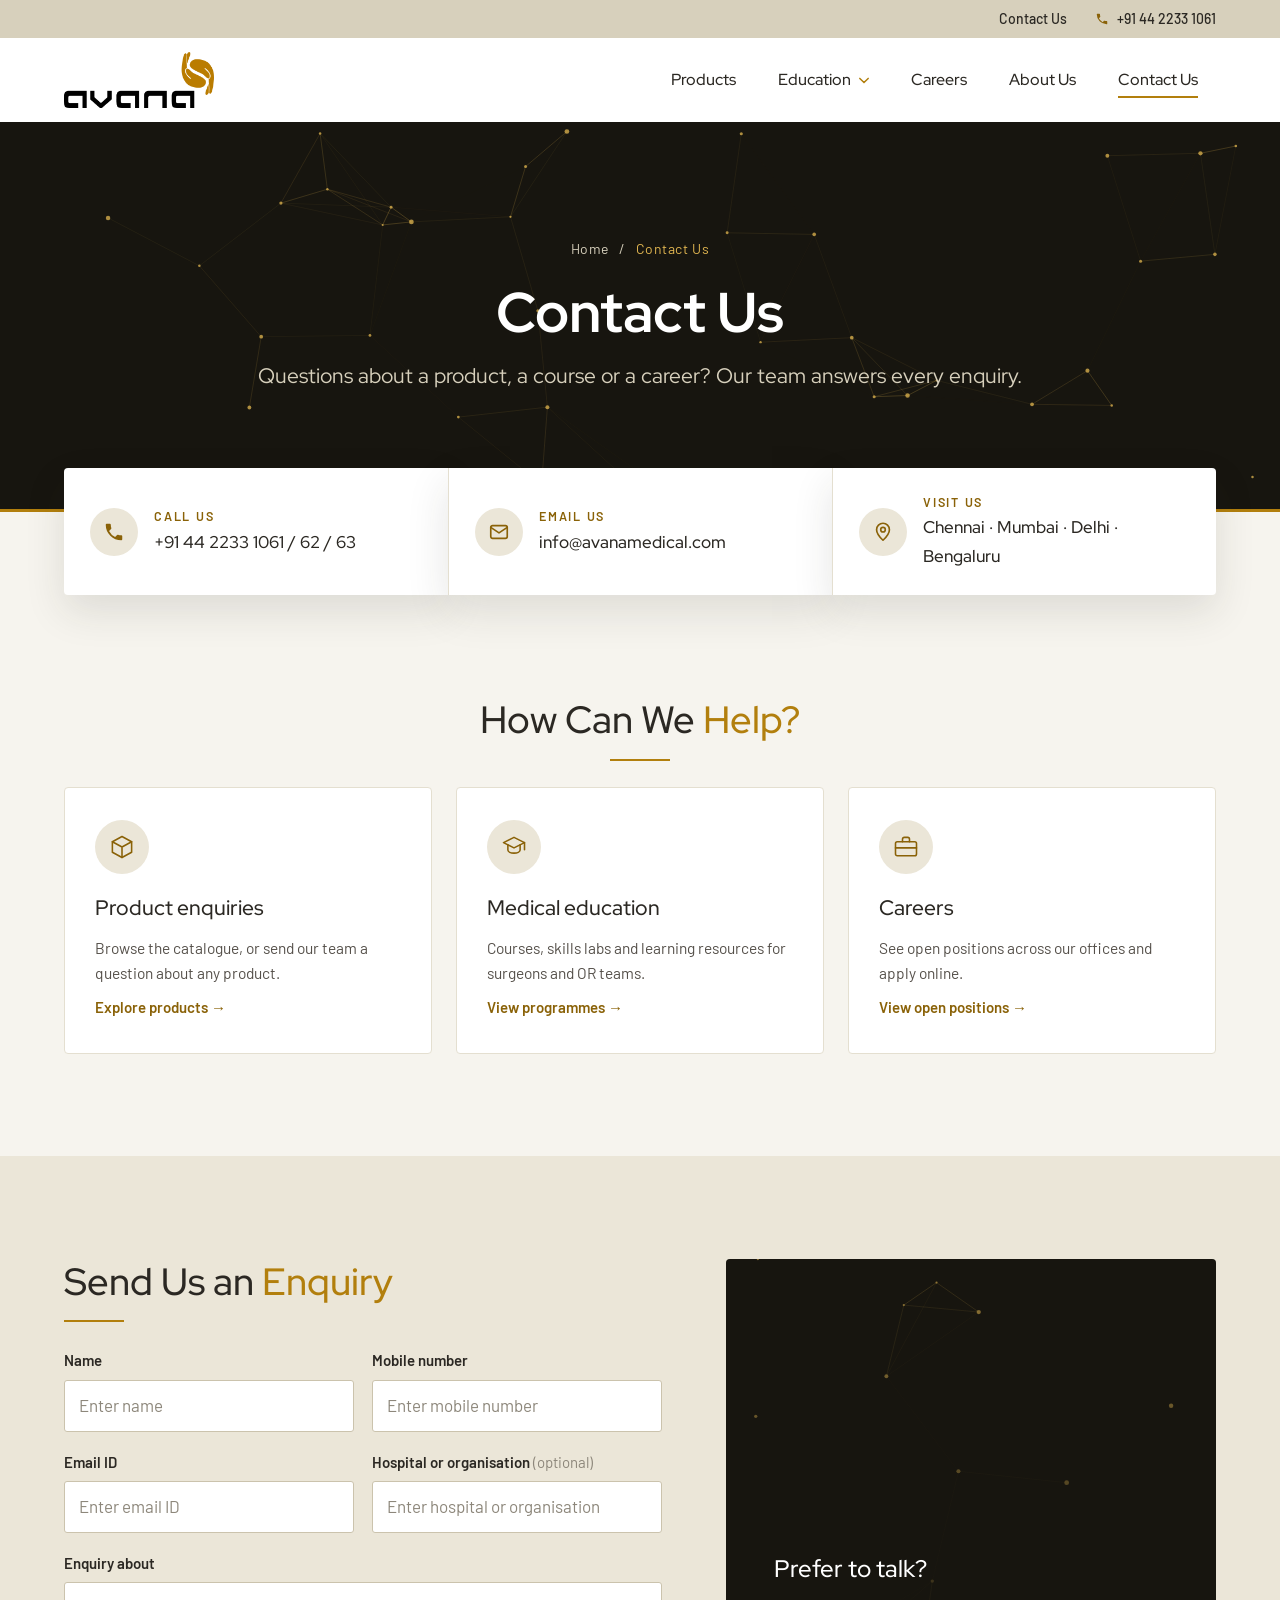
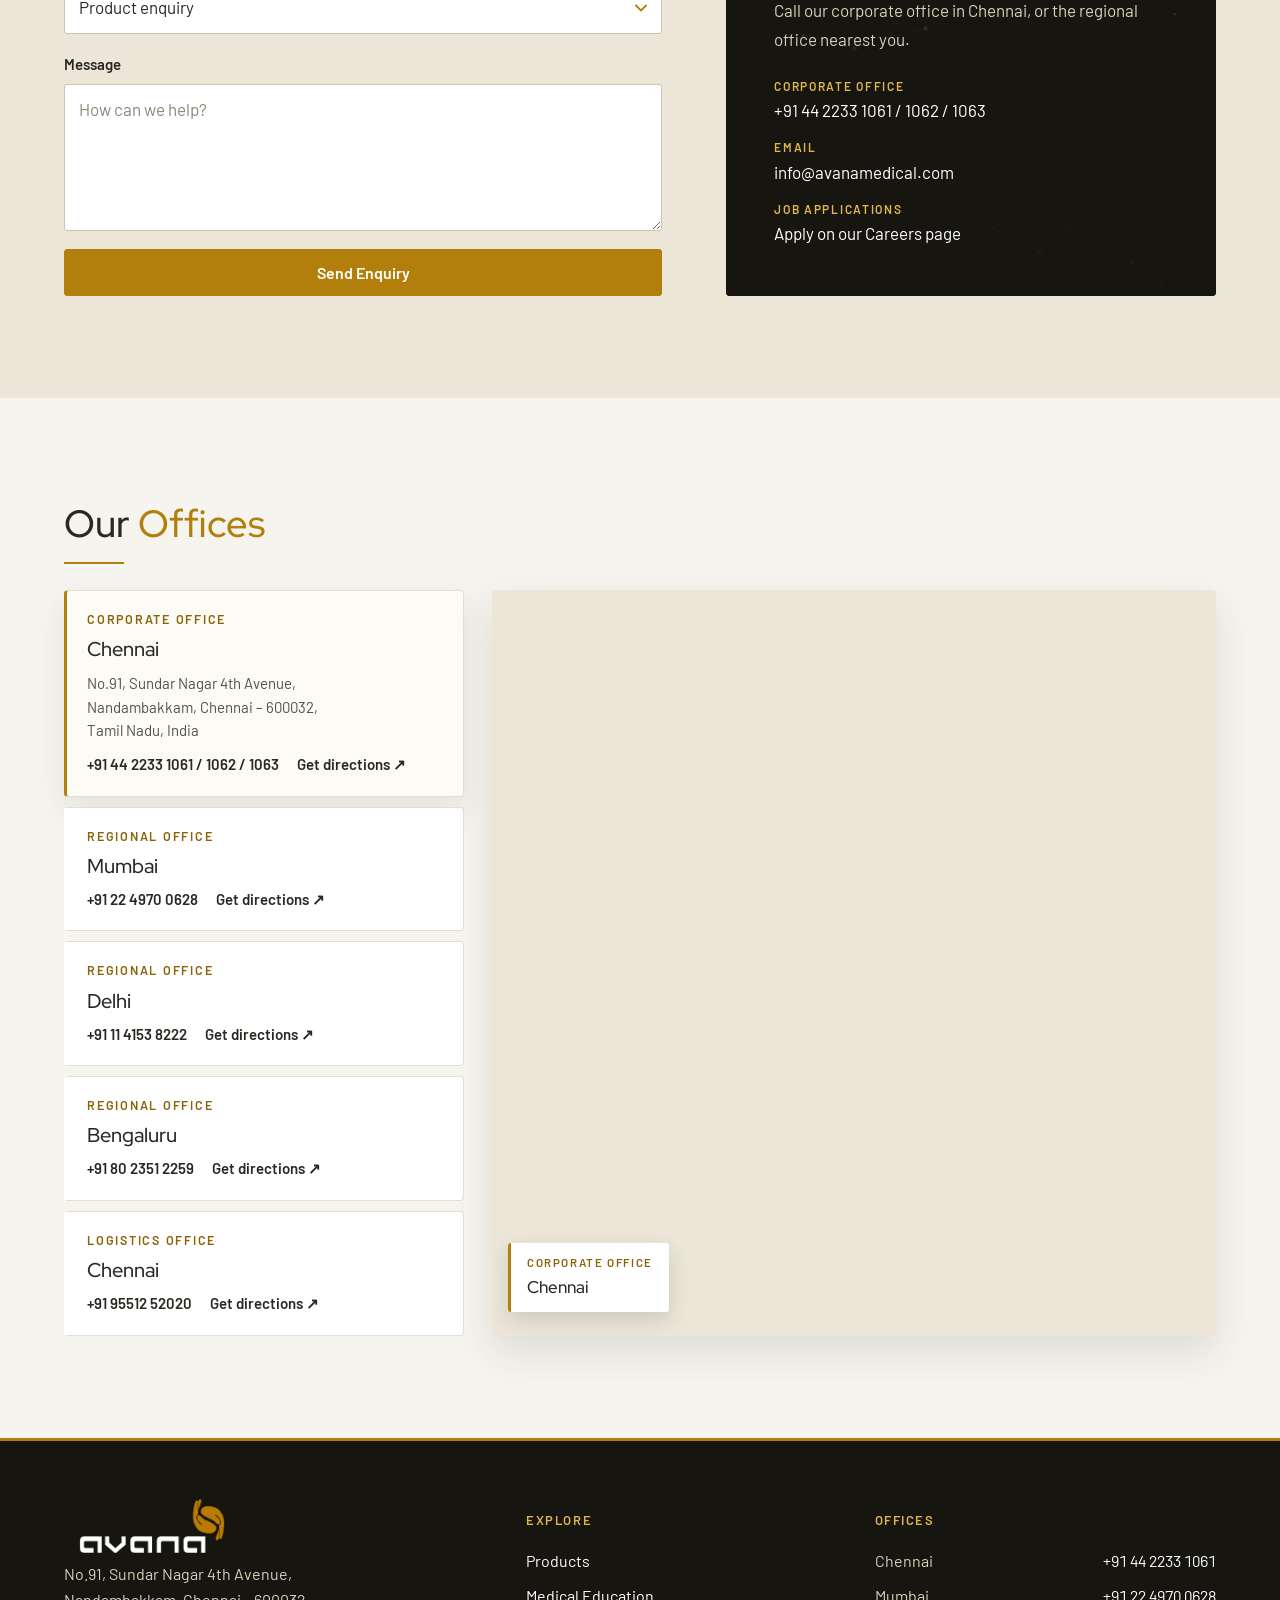
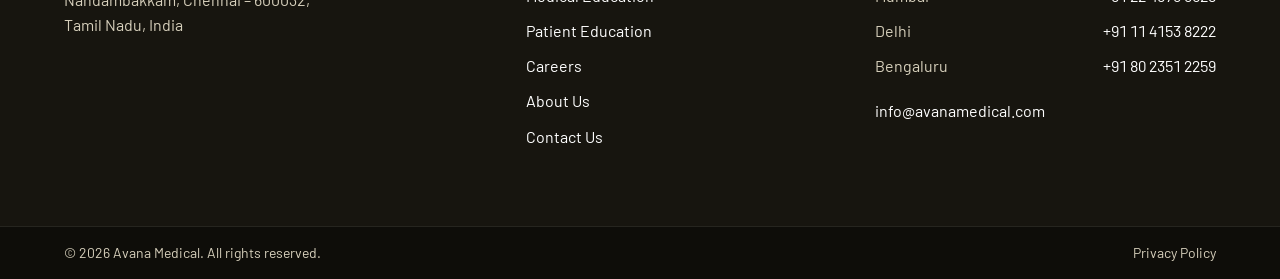
<file: contact.html>
<!DOCTYPE html>
<html lang="en">
<head>
  <meta charset="utf-8">
  <meta name="viewport" content="width=device-width, initial-scale=1">
  <title>Contact Us | Avana Medical</title>
  <meta name="description" content="Contact Avana Medical. Corporate office in Chennai, regional offices in Mumbai, Delhi and Bengaluru. Call +91 44 2233 1061 or email info@avanamedical.com.">
  <meta name="theme-color" content="#b27f0d">

  <link rel="preconnect" href="https://fonts.googleapis.com">
  <link rel="preconnect" href="https://fonts.gstatic.com" crossorigin>
  <link href="https://fonts.googleapis.com/css2?family=Barlow:wght@400;500;600&family=Red+Hat+Display:wght@400;500;700&display=swap" rel="stylesheet">
  <link rel="stylesheet" href="assets/css/style.css">
</head>
<body>
  <a class="skip-link" href="#main">Skip to content</a>

  <!-- Utility bar -->
  <div class="topbar">
    <div class="container topbar__inner">
      <a href="contact.html">Contact Us</a>
      <a class="topbar__phone" href="tel:+914422331061">
        <svg viewBox="0 0 24 24" width="14" height="14" aria-hidden="true"><path fill="currentColor" d="M6.6 10.8a15.1 15.1 0 0 0 6.6 6.6l2.2-2.2a1 1 0 0 1 1-.25 11.4 11.4 0 0 0 3.6.57 1 1 0 0 1 1 1V20a1 1 0 0 1-1 1A17 17 0 0 1 3 4a1 1 0 0 1 1-1h3.5a1 1 0 0 1 1 1c0 1.25.2 2.45.57 3.6a1 1 0 0 1-.25 1z"/></svg>
        +91 44 2233 1061
      </a>
    </div>
  </div>

  <!-- Header -->
  <header class="header" id="header">
    <div class="container header__inner">
      <a class="logo" href="index.html" aria-label="Avana Medical home">
        <img src="images/avana%20transaparent%20background-black.png" alt="Avana" width="2136" height="792">
      </a>

      <button class="nav-toggle" id="navToggle" aria-controls="nav" aria-expanded="false" aria-label="Open menu">
        <span></span><span></span><span></span>
      </button>

      <nav class="nav" id="nav" aria-label="Main">
        <ul class="nav__list">
          <li><a class="nav__link" href="products.html">Products</a></li>
          <li class="has-sub">
            <button class="nav__link nav__link--btn" type="button" aria-expanded="false" aria-controls="subEducation">
              Education
              <svg viewBox="0 0 12 8" width="10" height="7" aria-hidden="true"><path d="M1 1.5 6 6.5l5-5" fill="none" stroke="currentColor" stroke-width="1.8" stroke-linecap="round" stroke-linejoin="round"/></svg>
            </button>
            <ul class="sub" id="subEducation">
              <li><a href="medical-education.html">Medical Education</a></li>
              <li><a href="patient-education.html">Patient Education</a></li>
            </ul>
          </li>
          <li><a class="nav__link" href="careers.html">Careers</a></li>
          <li><a class="nav__link" href="about.html">About Us</a></li>
          <li><a class="nav__link" href="contact.html" aria-current="page">Contact Us</a></li>
        </ul>
      </nav>
    </div>
  </header>

  <main id="main">

    <!-- Page hero -->
    <section class="page-hero">
      <canvas class="network" data-network aria-hidden="true"></canvas>
      <div class="container page-hero__inner">
        <nav class="crumbs" aria-label="Breadcrumb">
          <a href="index.html">Home</a><span aria-hidden="true">/</span><span aria-current="page">Contact Us</span>
        </nav>
        <h1>Contact Us</h1>
        <p>Questions about a product, a course or a career? Our team answers every enquiry.</p>
      </div>
    </section>

    <!-- Direct lines -->
    <section class="contact-strip">
      <div class="container contact-strip__inner">
        <a class="contact-strip__item" href="tel:+914422331061">
          <span class="contact-strip__icon" aria-hidden="true"><svg viewBox="0 0 24 24" width="22" height="22"><path fill="currentColor" d="M6.6 10.8a15.1 15.1 0 0 0 6.6 6.6l2.2-2.2a1 1 0 0 1 1-.25 11.4 11.4 0 0 0 3.6.57 1 1 0 0 1 1 1V20a1 1 0 0 1-1 1A17 17 0 0 1 3 4a1 1 0 0 1 1-1h3.5a1 1 0 0 1 1 1c0 1.25.2 2.45.57 3.6a1 1 0 0 1-.25 1z"/></svg></span>
          <span><span class="contact-strip__label">Call us</span><span class="contact-strip__value">+91 44 2233 1061 / 62 / 63</span></span>
        </a>
        <a class="contact-strip__item" href="mailto:info@avanamedical.com">
          <span class="contact-strip__icon" aria-hidden="true"><svg viewBox="0 0 24 24" width="22" height="22" fill="none" stroke="currentColor" stroke-width="1.8" stroke-linecap="round" stroke-linejoin="round"><rect x="3" y="5" width="18" height="14" rx="2"/><path d="M3 7l9 6 9-6"/></svg></span>
          <span><span class="contact-strip__label">Email us</span><span class="contact-strip__value">info@avanamedical.com</span></span>
        </a>
        <a class="contact-strip__item" href="#offices">
          <span class="contact-strip__icon" aria-hidden="true"><svg viewBox="0 0 24 24" width="22" height="22" fill="none" stroke="currentColor" stroke-width="1.8" stroke-linecap="round" stroke-linejoin="round"><path d="M12 21s7-6.6 7-11.5a7 7 0 0 0-14 0C5 14.4 12 21 12 21z"/><circle cx="12" cy="9.5" r="2.5"/></svg></span>
          <span><span class="contact-strip__label">Visit us</span><span class="contact-strip__value">Chennai · Mumbai · Delhi · Bengaluru</span></span>
        </a>
      </div>
    </section>

    <!-- How can we help -->
    <section class="section">
      <div class="container">
        <h2 class="heading heading--center" data-reveal>How Can We <span class="gold">Help?</span></h2>
        <ul class="routes">
          <li data-reveal>
            <a class="route" href="products.html">
              <span class="route__icon" aria-hidden="true"><svg viewBox="0 0 32 32" width="28" height="28" fill="none" stroke="currentColor" stroke-width="1.8" stroke-linecap="round" stroke-linejoin="round"><path d="M16 4l11 6v12l-11 6-11-6V10z"/><path d="M5 10l11 6 11-6M16 16v12"/></svg></span>
              <span class="route__title">Product enquiries</span>
              <span class="route__desc">Browse the catalogue, or send our team a question about any product.</span>
              <span class="route__cta">Explore products <span aria-hidden="true">&rarr;</span></span>
            </a>
          </li>
          <li data-reveal>
            <a class="route" href="medical-education.html">
              <span class="route__icon" aria-hidden="true"><svg viewBox="0 0 32 32" width="28" height="28" fill="none" stroke="currentColor" stroke-width="1.8" stroke-linecap="round" stroke-linejoin="round"><path d="M4 11l12-6 12 6-12 6z"/><path d="M9 13.5v6c0 2 3.2 3.5 7 3.5s7-1.5 7-3.5v-6"/><path d="M28 11v8"/></svg></span>
              <span class="route__title">Medical education</span>
              <span class="route__desc">Courses, skills labs and learning resources for surgeons and OR teams.</span>
              <span class="route__cta">View programmes <span aria-hidden="true">&rarr;</span></span>
            </a>
          </li>
          <li data-reveal>
            <a class="route" href="careers.html">
              <span class="route__icon" aria-hidden="true"><svg viewBox="0 0 32 32" width="28" height="28" fill="none" stroke="currentColor" stroke-width="1.8" stroke-linecap="round" stroke-linejoin="round"><rect x="4" y="10" width="24" height="16" rx="2"/><path d="M12 10V7a2 2 0 0 1 2-2h4a2 2 0 0 1 2 2v3M4 17h24"/></svg></span>
              <span class="route__title">Careers</span>
              <span class="route__desc">See open positions across our offices and apply online.</span>
              <span class="route__cta">View open positions <span aria-hidden="true">&rarr;</span></span>
            </a>
          </li>
        </ul>
      </div>
    </section>

    <!-- Enquiry form -->
    <section class="section section--sand-light" id="enquiry">
      <div class="container touch">
        <div class="touch__form">
          <h2 class="heading">Send Us an <span class="gold">Enquiry</span></h2>

          <form id="contactForm" class="form" novalidate>
            <div class="form__row">
              <div class="field">
                <label for="cfName">Name</label>
                <input id="cfName" name="name" type="text" autocomplete="name" placeholder="Enter name" required>
                <p class="field__error" id="cfNameErr" hidden>Enter your name.</p>
              </div>
              <div class="field">
                <label for="cfPhone">Mobile number</label>
                <input id="cfPhone" name="phone" type="tel" autocomplete="tel" inputmode="tel" placeholder="Enter mobile number" required>
                <p class="field__error" id="cfPhoneErr" hidden>Enter a valid mobile number, 10 digits or more.</p>
              </div>
            </div>
            <div class="form__row">
              <div class="field">
                <label for="cfEmail">Email ID</label>
                <input id="cfEmail" name="email" type="email" autocomplete="email" placeholder="Enter email ID" required>
                <p class="field__error" id="cfEmailErr" hidden>Enter a valid email address, like name@hospital.in.</p>
              </div>
              <div class="field">
                <label for="cfOrg">Hospital or organisation <span class="field__opt">(optional)</span></label>
                <input id="cfOrg" name="organisation" type="text" autocomplete="organization" placeholder="Enter hospital or organisation">
              </div>
            </div>
            <div class="field">
              <label for="cfTopic">Enquiry about</label>
              <select id="cfTopic" name="topic">
                <option>Product enquiry</option>
                <option>Medical education</option>
                <option>Service and technical support</option>
                <option>Distribution and partnerships</option>
                <option>Careers</option>
                <option>Other</option>
              </select>
            </div>
            <div class="field">
              <label for="cfMessage">Message</label>
              <textarea id="cfMessage" name="message" rows="5" placeholder="How can we help?" required></textarea>
              <p class="field__error" id="cfMessageErr" hidden>Write a short message.</p>
            </div>
            <button class="btn btn--gold btn--block" type="submit">Send Enquiry</button>
            <p class="form__status" id="cfStatus" role="status" hidden></p>
          </form>
        </div>

        <aside class="touch__panel">
          <canvas class="network" data-network aria-hidden="true"></canvas>
          <div class="touch__panel-body">
            <h3>Prefer to talk?</h3>
            <p>Call our corporate office in Chennai, or the regional office nearest you.</p>
            <dl>
              <div><dt>Corporate office</dt><dd><a href="tel:+914422331061">+91 44 2233 1061 / 1062 / 1063</a></dd></div>
              <div><dt>Email</dt><dd><a href="mailto:info@avanamedical.com">info@avanamedical.com</a></dd></div>
              <div><dt>Job applications</dt><dd><a href="careers.html#apply">Apply on our Careers page</a></dd></div>
            </dl>
          </div>
        </aside>
      </div>
    </section>

    <!-- Offices + map -->
    <section class="section" id="offices">
      <div class="container">
        <h2 class="heading" data-reveal>Our <span class="gold">Offices</span></h2>
        <div class="offices">
          <ul class="offices__list" aria-label="Avana offices">
            <li>
              <article class="office is-active" data-office="chennai" data-query="No.91%2C%20Sundar%20Nagar%204th%20Avenue%2C%20Nandambakkam%2C%20Chennai%20%E2%80%93%20600032%2C%20Tamil%20Nadu%2C%20India">
                <button class="office__select" type="button" aria-pressed="true" aria-controls="officeMap">
                  <span class="office__type">Corporate Office</span>
                  <span class="office__city">Chennai</span>
                </button>
                <address class="office__addr">No.91, Sundar Nagar 4th Avenue,<br>Nandambakkam, Chennai – 600032,<br>Tamil Nadu, India</address>
                <div class="office__actions">
                  <a href="tel:+914422331061">+91 44 2233 1061 / 1062 / 1063</a>
                  <a href="https://www.google.com/maps/search/?api=1&amp;query=No.91%2C%20Sundar%20Nagar%204th%20Avenue%2C%20Nandambakkam%2C%20Chennai%20%E2%80%93%20600032%2C%20Tamil%20Nadu%2C%20India" target="_blank" rel="noopener">Get directions <span aria-hidden="true">&#8599;</span></a>
                </div>
              </article>
            </li>
            <li>
              <article class="office" data-office="mumbai" data-query="The%20Summit%20Business%20Bay%20(Omkar)%2C%20Office%20No.%20606%2C%206th%20Floor%2C%20Andheri%20Kurla%20Road%2C%20Chakala%2C%20Andheri%20East%2C%20Mumbai%20%E2%80%93%20400093">
                <button class="office__select" type="button" aria-pressed="false" aria-controls="officeMap">
                  <span class="office__type">Regional Office</span>
                  <span class="office__city">Mumbai</span>
                </button>
                <address class="office__addr">The Summit Business Bay (Omkar), Office No. 606,<br>6th Floor, Andheri Kurla Road, Chakala,<br>Andheri East, Mumbai – 400093</address>
                <div class="office__actions">
                  <a href="tel:+912249700628">+91 22 4970 0628</a>
                  <a href="https://www.google.com/maps/search/?api=1&amp;query=The%20Summit%20Business%20Bay%20(Omkar)%2C%20Office%20No.%20606%2C%206th%20Floor%2C%20Andheri%20Kurla%20Road%2C%20Chakala%2C%20Andheri%20East%2C%20Mumbai%20%E2%80%93%20400093" target="_blank" rel="noopener">Get directions <span aria-hidden="true">&#8599;</span></a>
                </div>
              </article>
            </li>
            <li>
              <article class="office" data-office="delhi" data-query="Avana%20Medical%20Devices%20Pvt%20Ltd%2C%20B6%2C%20Qutab%20Institutional%20Area%2C%20New%20Delhi%2C%20Delhi%20%E2%80%93%20110016">
                <button class="office__select" type="button" aria-pressed="false" aria-controls="officeMap">
                  <span class="office__type">Regional Office</span>
                  <span class="office__city">Delhi</span>
                </button>
                <address class="office__addr">Avana Medical Devices Pvt Ltd, B6,<br>Qutab Institutional Area,<br>New Delhi, Delhi – 110016</address>
                <div class="office__actions">
                  <a href="tel:+911141538222">+91 11 4153 8222</a>
                  <a href="https://www.google.com/maps/search/?api=1&amp;query=Avana%20Medical%20Devices%20Pvt%20Ltd%2C%20B6%2C%20Qutab%20Institutional%20Area%2C%20New%20Delhi%2C%20Delhi%20%E2%80%93%20110016" target="_blank" rel="noopener">Get directions <span aria-hidden="true">&#8599;</span></a>
                </div>
              </article>
            </li>
            <li>
              <article class="office" data-office="bengaluru" data-query="No.52%2C%203rd%20Floor%2C%20Agastya%20Arcade%2C%2080%20Feet%20Road%2C%20New%20BEL%20Road%2C%20Devasandra%20Layout%2C%20Bengaluru%20%E2%80%93%20560094%2C%20Karnataka%2C%20India">
                <button class="office__select" type="button" aria-pressed="false" aria-controls="officeMap">
                  <span class="office__type">Regional Office</span>
                  <span class="office__city">Bengaluru</span>
                </button>
                <address class="office__addr">No.52, 3rd Floor, Agastya Arcade, 80 Feet Road,<br>New BEL Road, Devasandra Layout,<br>Bengaluru – 560094, Karnataka, India</address>
                <div class="office__actions">
                  <a href="tel:+918023512259">+91 80 2351 2259</a>
                  <a href="https://www.google.com/maps/search/?api=1&amp;query=No.52%2C%203rd%20Floor%2C%20Agastya%20Arcade%2C%2080%20Feet%20Road%2C%20New%20BEL%20Road%2C%20Devasandra%20Layout%2C%20Bengaluru%20%E2%80%93%20560094%2C%20Karnataka%2C%20India" target="_blank" rel="noopener">Get directions <span aria-hidden="true">&#8599;</span></a>
                </div>
              </article>
            </li>
            <li>
              <article class="office" data-office="logistics" data-query="3%2F249F%2C%203%2F249G%2C%20Krishna%20Enclave%2C%20Parthasarathy%20Nagar%2C%20Manapakkam%2C%20Chennai%20%E2%80%93%20600125%2C%20Tamil%20Nadu%2C%20India">
                <button class="office__select" type="button" aria-pressed="false" aria-controls="officeMap">
                  <span class="office__type">Logistics Office</span>
                  <span class="office__city">Chennai</span>
                </button>
                <address class="office__addr">3/249F, 3/249G, Krishna Enclave,<br>Parthasarathy Nagar, Manapakkam,<br>Chennai – 600125, Tamil Nadu, India</address>
                <div class="office__actions">
                  <a href="tel:+919551252020">+91 95512 52020</a>
                  <a href="https://www.google.com/maps/search/?api=1&amp;query=3%2F249F%2C%203%2F249G%2C%20Krishna%20Enclave%2C%20Parthasarathy%20Nagar%2C%20Manapakkam%2C%20Chennai%20%E2%80%93%20600125%2C%20Tamil%20Nadu%2C%20India" target="_blank" rel="noopener">Get directions <span aria-hidden="true">&#8599;</span></a>
                </div>
              </article>
            </li>
          </ul>
          <div class="offices__map" data-reveal>
            <iframe id="officeMap" title="Map: Corporate Office, Chennai" src="https://www.google.com/maps?q=No.91%2C%20Sundar%20Nagar%204th%20Avenue%2C%20Nandambakkam%2C%20Chennai%20%E2%80%93%20600032%2C%20Tamil%20Nadu%2C%20India&amp;output=embed" loading="lazy" referrerpolicy="no-referrer-when-downgrade" allowfullscreen></iframe>
            <p class="offices__map-label" id="officeMapLabel"><span>Corporate Office</span> Chennai</p>
          </div>
        </div>
      </div>
    </section>

  </main>

  <!-- Footer -->
  <footer class="footer">
    <div class="container footer__grid">
      <div class="footer__brand">
        <img src="images/footer-logo.png" alt="Avana" width="500" height="150" loading="lazy">
        <address>
          No.91, Sundar Nagar 4th Avenue,<br>
          Nandambakkam, Chennai – 600032,<br>
          Tamil Nadu, India
        </address>
      </div>

      <nav aria-label="Footer">
        <h2 class="footer__title">Explore</h2>
        <ul>
          <li><a href="products.html">Products</a></li>
          <li><a href="medical-education.html">Medical Education</a></li>
          <li><a href="patient-education.html">Patient Education</a></li>
          <li><a href="careers.html">Careers</a></li>
          <li><a href="about.html">About Us</a></li>
          <li><a href="contact.html">Contact Us</a></li>
        </ul>
      </nav>

      <div>
        <h2 class="footer__title">Offices</h2>
        <ul class="footer__offices">
          <li><span>Chennai</span> <a href="tel:+914422331061">+91 44 2233 1061</a></li>
          <li><span>Mumbai</span> <a href="tel:+912249700628">+91 22 4970 0628</a></li>
          <li><span>Delhi</span> <a href="tel:+911141538222">+91 11 4153 8222</a></li>
          <li><span>Bengaluru</span> <a href="tel:+918023512259">+91 80 2351 2259</a></li>
        </ul>
        <p class="footer__mail"><a href="mailto:info@avanamedical.com">info@avanamedical.com</a></p>
      </div>
    </div>

    <div class="footer__bar">
      <div class="container footer__bar-inner">
        <p>&copy; <span id="year">2026</span> Avana Medical. All rights reserved.</p>
        <a href="privacy-policy.html">Privacy Policy</a>
      </div>
    </div>
  </footer>

  <script src="assets/js/main.js"></script>
  <script src="assets/js/contact.js"></script>
</body>
</html>
</file>
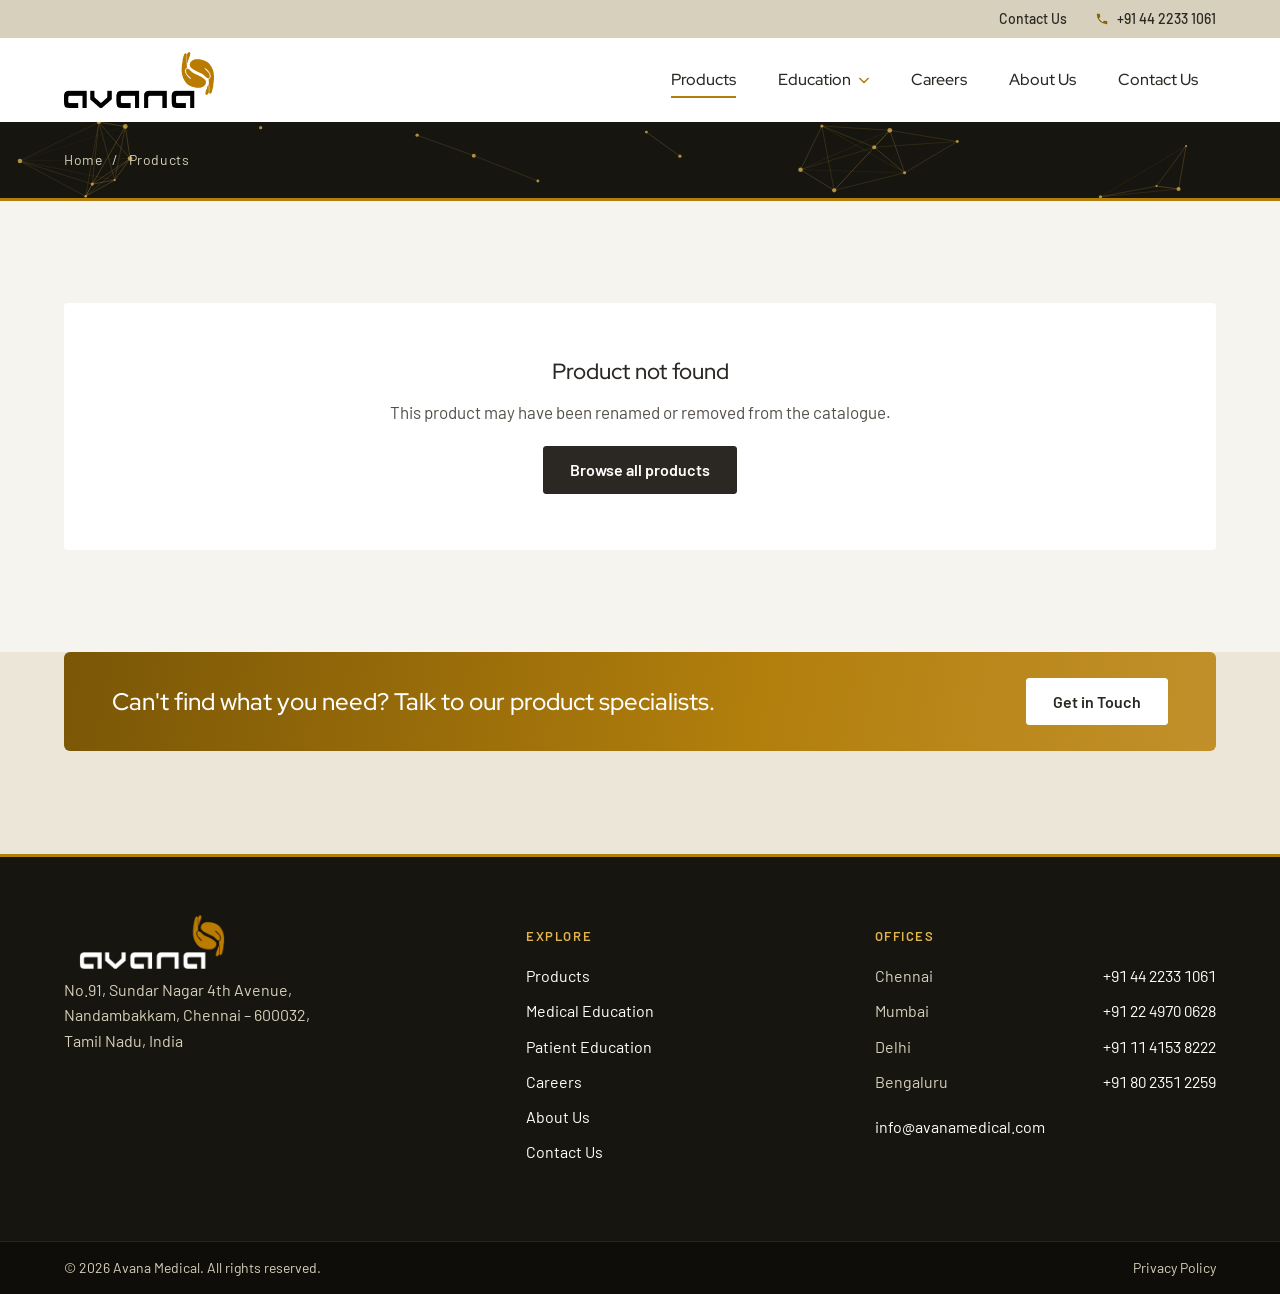
<file: product.html>
<!DOCTYPE html>
<html lang="en">
<head>
  <meta charset="utf-8">
  <meta name="viewport" content="width=device-width, initial-scale=1">
  <title>Product | Avana Medical</title>
  <meta name="description" content="Orthopaedic product details from Avana Medical.">
  <meta name="theme-color" content="#b27f0d">

  <link rel="preconnect" href="https://fonts.googleapis.com">
  <link rel="preconnect" href="https://fonts.gstatic.com" crossorigin>
  <link href="https://fonts.googleapis.com/css2?family=Barlow:wght@400;500;600&family=Red+Hat+Display:wght@400;500;700&display=swap" rel="stylesheet">
  <link rel="stylesheet" href="assets/css/style.css">
</head>
<body>
  <a class="skip-link" href="#main">Skip to content</a>

  <!-- Utility bar -->
  <div class="topbar">
    <div class="container topbar__inner">
      <a href="contact.html">Contact Us</a>
      <a class="topbar__phone" href="tel:+914422331061">
        <svg viewBox="0 0 24 24" width="14" height="14" aria-hidden="true"><path fill="currentColor" d="M6.6 10.8a15.1 15.1 0 0 0 6.6 6.6l2.2-2.2a1 1 0 0 1 1-.25 11.4 11.4 0 0 0 3.6.57 1 1 0 0 1 1 1V20a1 1 0 0 1-1 1A17 17 0 0 1 3 4a1 1 0 0 1 1-1h3.5a1 1 0 0 1 1 1c0 1.25.2 2.45.57 3.6a1 1 0 0 1-.25 1z"/></svg>
        +91 44 2233 1061
      </a>
    </div>
  </div>

  <!-- Header -->
  <header class="header" id="header">
    <div class="container header__inner">
      <a class="logo" href="index.html" aria-label="Avana Medical home">
        <img src="images/avana%20transaparent%20background-black.png" alt="Avana" width="2136" height="792">
      </a>

      <button class="nav-toggle" id="navToggle" aria-controls="nav" aria-expanded="false" aria-label="Open menu">
        <span></span><span></span><span></span>
      </button>

      <nav class="nav" id="nav" aria-label="Main">
        <ul class="nav__list">
          <li><a class="nav__link" href="products.html" aria-current="page">Products</a></li>
          <li class="has-sub">
            <button class="nav__link nav__link--btn" type="button" aria-expanded="false" aria-controls="subEducation">
              Education
              <svg viewBox="0 0 12 8" width="10" height="7" aria-hidden="true"><path d="M1 1.5 6 6.5l5-5" fill="none" stroke="currentColor" stroke-width="1.8" stroke-linecap="round" stroke-linejoin="round"/></svg>
            </button>
            <ul class="sub" id="subEducation">
              <li><a href="medical-education.html">Medical Education</a></li>
              <li><a href="patient-education.html">Patient Education</a></li>
            </ul>
          </li>
          <li><a class="nav__link" href="careers.html">Careers</a></li>
          <li><a class="nav__link" href="about.html">About Us</a></li>
          <li><a class="nav__link" href="contact.html">Contact Us</a></li>
        </ul>
      </nav>
    </div>
  </header>

  <main id="main">

    <!-- Breadcrumb band -->
    <section class="page-hero page-hero--slim">
      <canvas class="network" data-network aria-hidden="true"></canvas>
      <div class="container page-hero__inner">
        <nav class="crumbs" aria-label="Breadcrumb" id="crumbs">
          <a href="index.html">Home</a><span aria-hidden="true">/</span><a href="products.html">Products</a>
        </nav>
      </div>
    </section>

    <!-- Product -->
    <section class="section pdp-section">
      <div class="container">
        <article class="pdp" id="pdp" hidden></article>

        <div class="catalog__empty" id="pdpMissing" hidden>
          <h1 class="pdp__missing-title">Product not found</h1>
          <p>This product may have been renamed or removed from the catalogue.</p>
          <a class="btn" href="products.html">Browse all products</a>
        </div>
      </div>
    </section>

    <!-- Related -->
    <section class="section section--sand-light" id="relatedSection" hidden>
      <div class="container">
        <h2 class="heading" id="relatedTitle">More in this category</h2>
        <ul class="pgrid" id="relatedGrid"></ul>
      </div>
    </section>

    <!-- CTA bar -->
    <section class="section section--tight section--sand-light" id="pdpCta">
      <div class="container">
        <div class="cta-bar">
          <p>Can't find what you need? Talk to our product specialists.</p>
          <div class="cta-bar__actions">
            <a class="btn btn--light" href="contact.html#enquiry">Get in Touch</a>
          </div>
        </div>
      </div>
    </section>

  </main>

  <!-- Footer -->
  <footer class="footer">
    <div class="container footer__grid">
      <div class="footer__brand">
        <img src="images/footer-logo.png" alt="Avana" width="500" height="150" loading="lazy">
        <address>
          No.91, Sundar Nagar 4th Avenue,<br>
          Nandambakkam, Chennai – 600032,<br>
          Tamil Nadu, India
        </address>
      </div>

      <nav aria-label="Footer">
        <h2 class="footer__title">Explore</h2>
        <ul>
          <li><a href="products.html">Products</a></li>
          <li><a href="medical-education.html">Medical Education</a></li>
          <li><a href="patient-education.html">Patient Education</a></li>
          <li><a href="careers.html">Careers</a></li>
          <li><a href="about.html">About Us</a></li>
          <li><a href="contact.html">Contact Us</a></li>
        </ul>
      </nav>

      <div>
        <h2 class="footer__title">Offices</h2>
        <ul class="footer__offices">
          <li><span>Chennai</span> <a href="tel:+914422331061">+91 44 2233 1061</a></li>
          <li><span>Mumbai</span> <a href="tel:+912249700628">+91 22 4970 0628</a></li>
          <li><span>Delhi</span> <a href="tel:+911141538222">+91 11 4153 8222</a></li>
          <li><span>Bengaluru</span> <a href="tel:+918023512259">+91 80 2351 2259</a></li>
        </ul>
        <p class="footer__mail"><a href="mailto:info@avanamedical.com">info@avanamedical.com</a></p>
      </div>
    </div>

    <div class="footer__bar">
      <div class="container footer__bar-inner">
        <p>&copy; <span id="year">2026</span> Avana Medical. All rights reserved.</p>
        <a href="privacy-policy.html">Privacy Policy</a>
      </div>
    </div>
  </footer>

  <script src="data/catalog.js"></script>
  <script src="assets/js/main.js"></script>
  <script src="assets/js/products.js"></script>
</body>
</html>
</file>
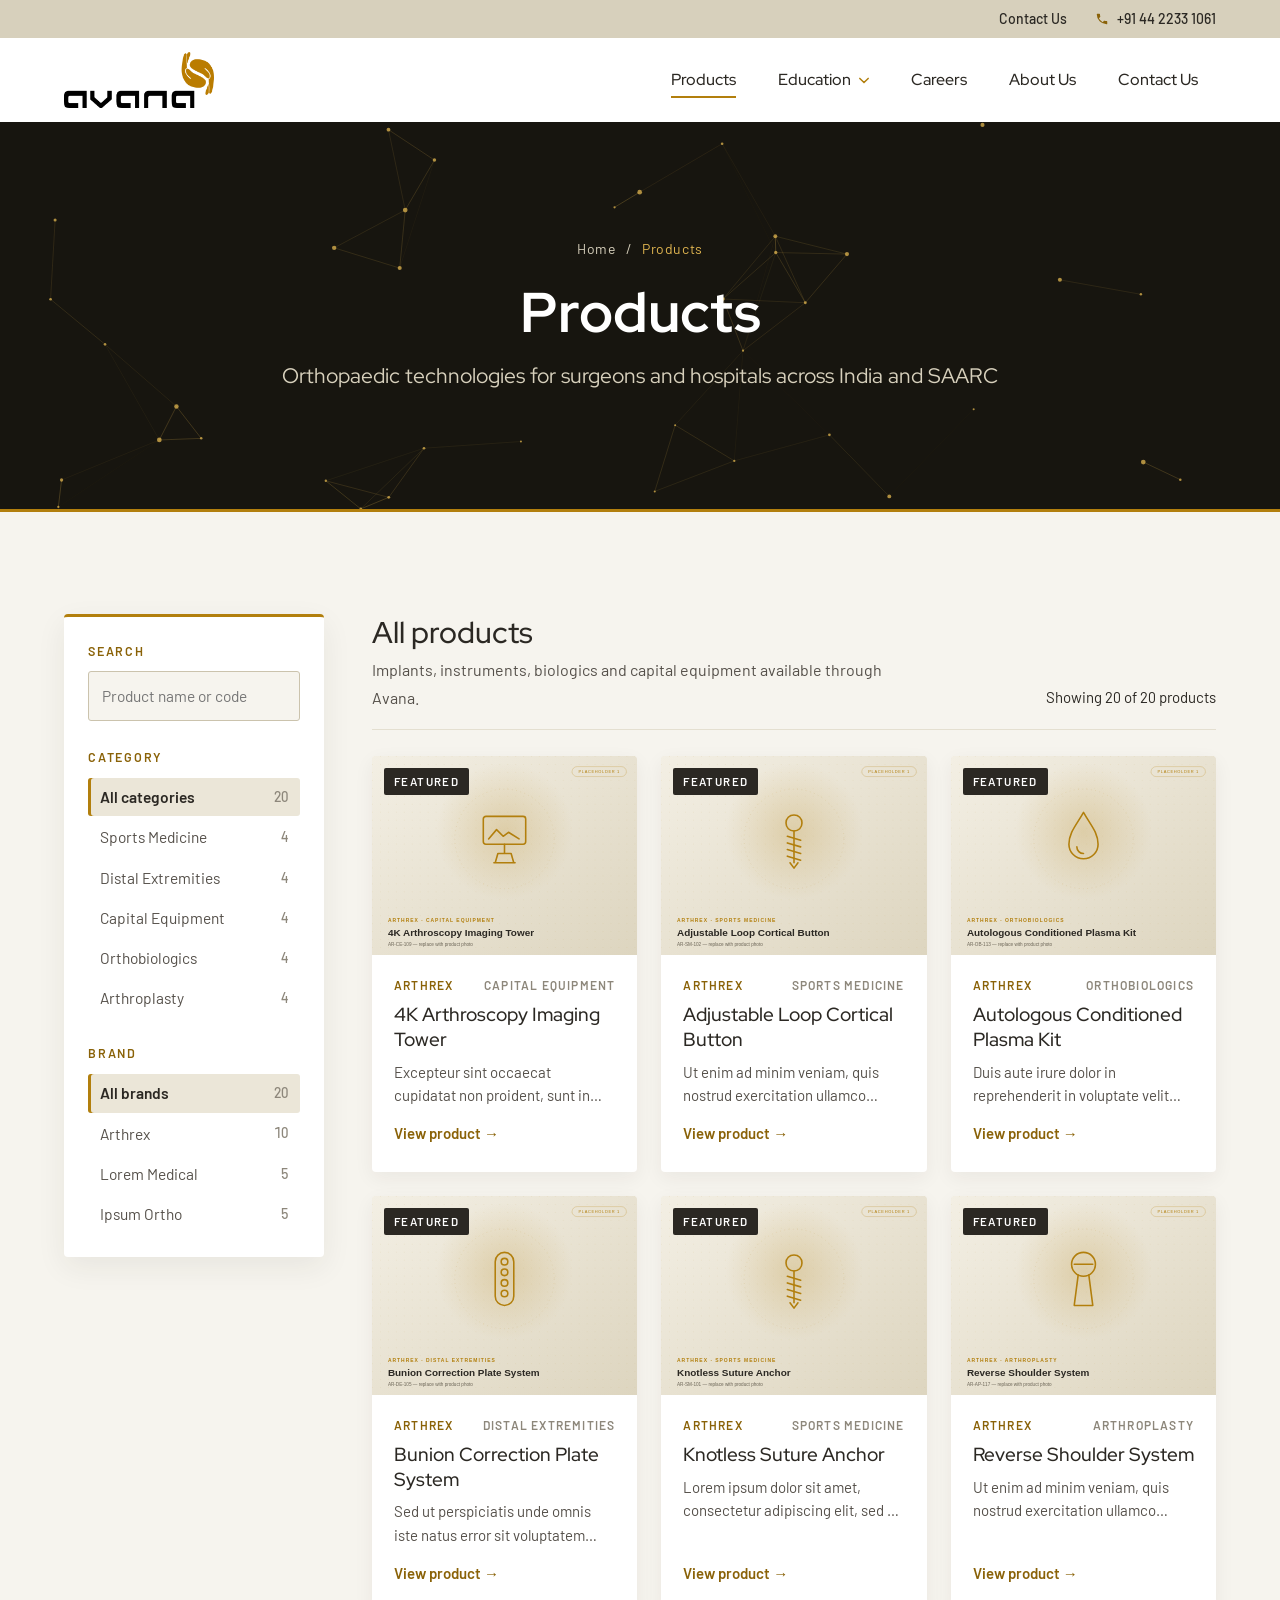
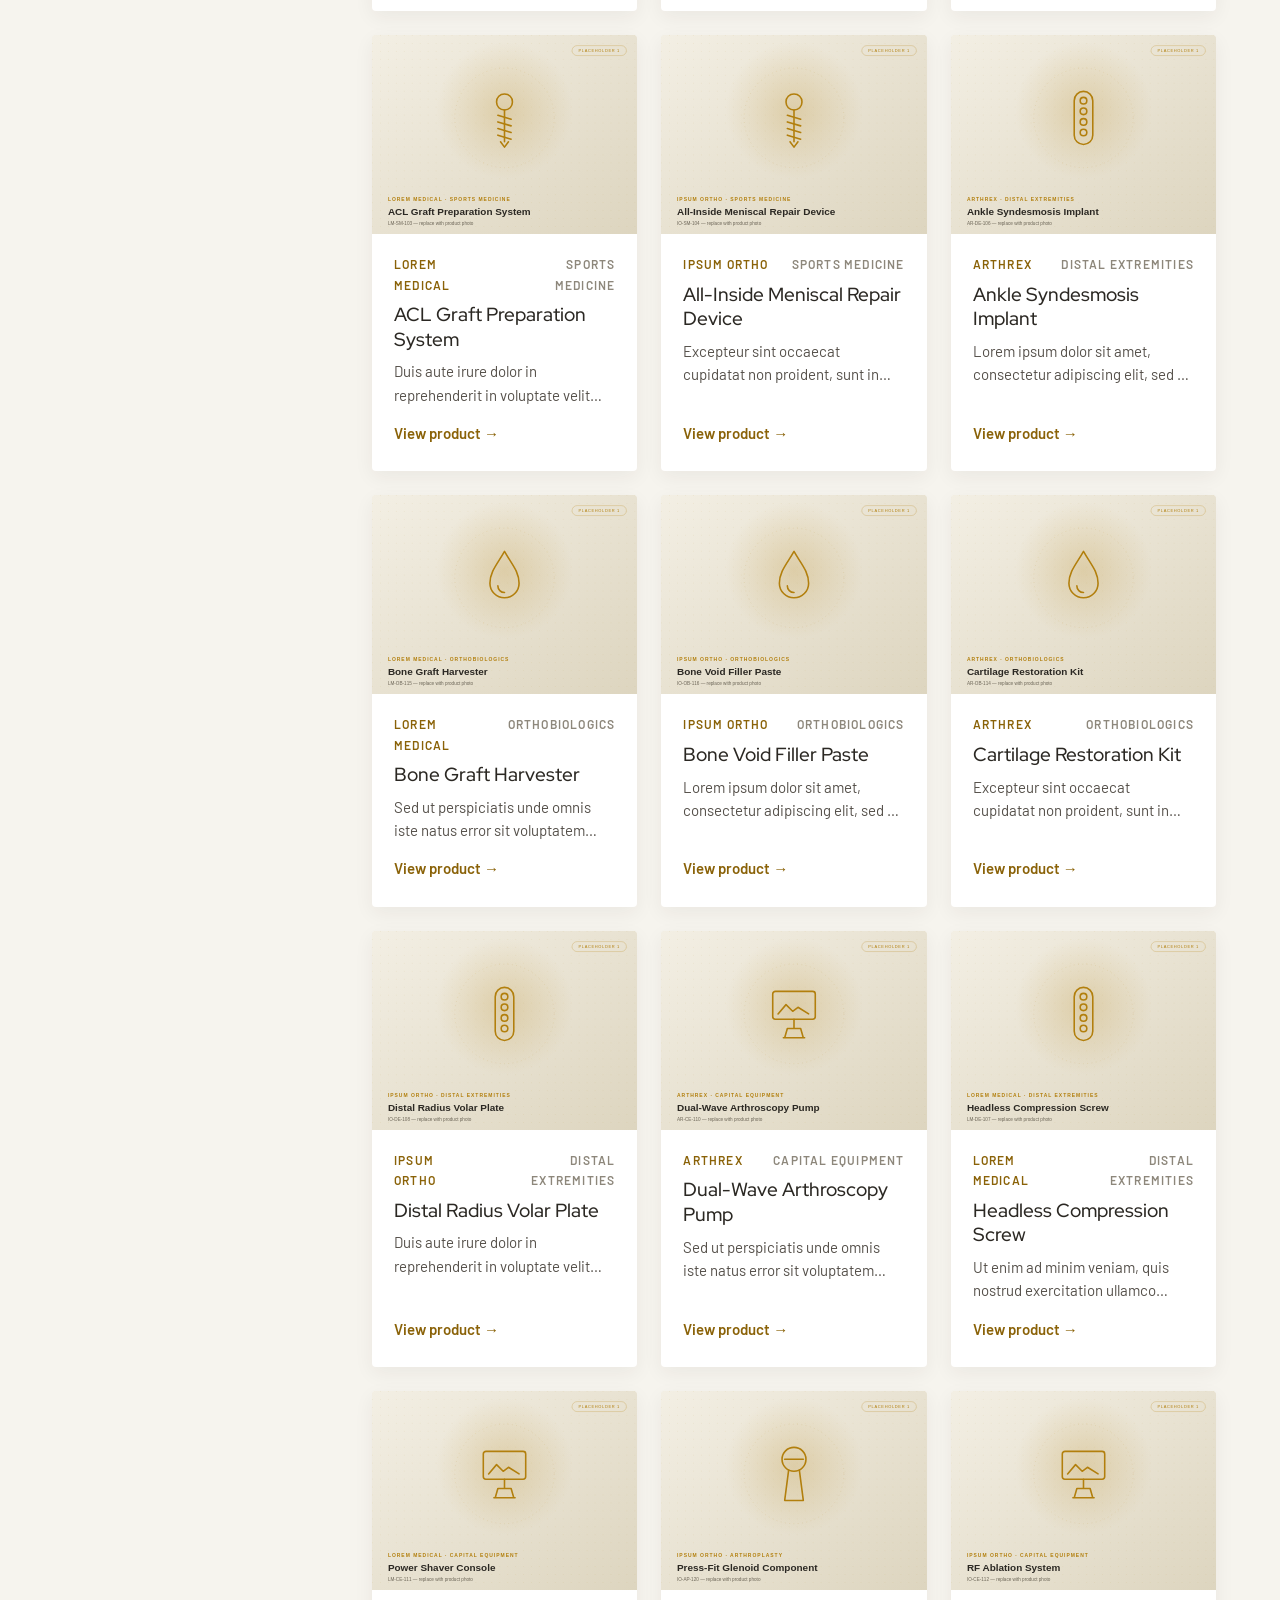
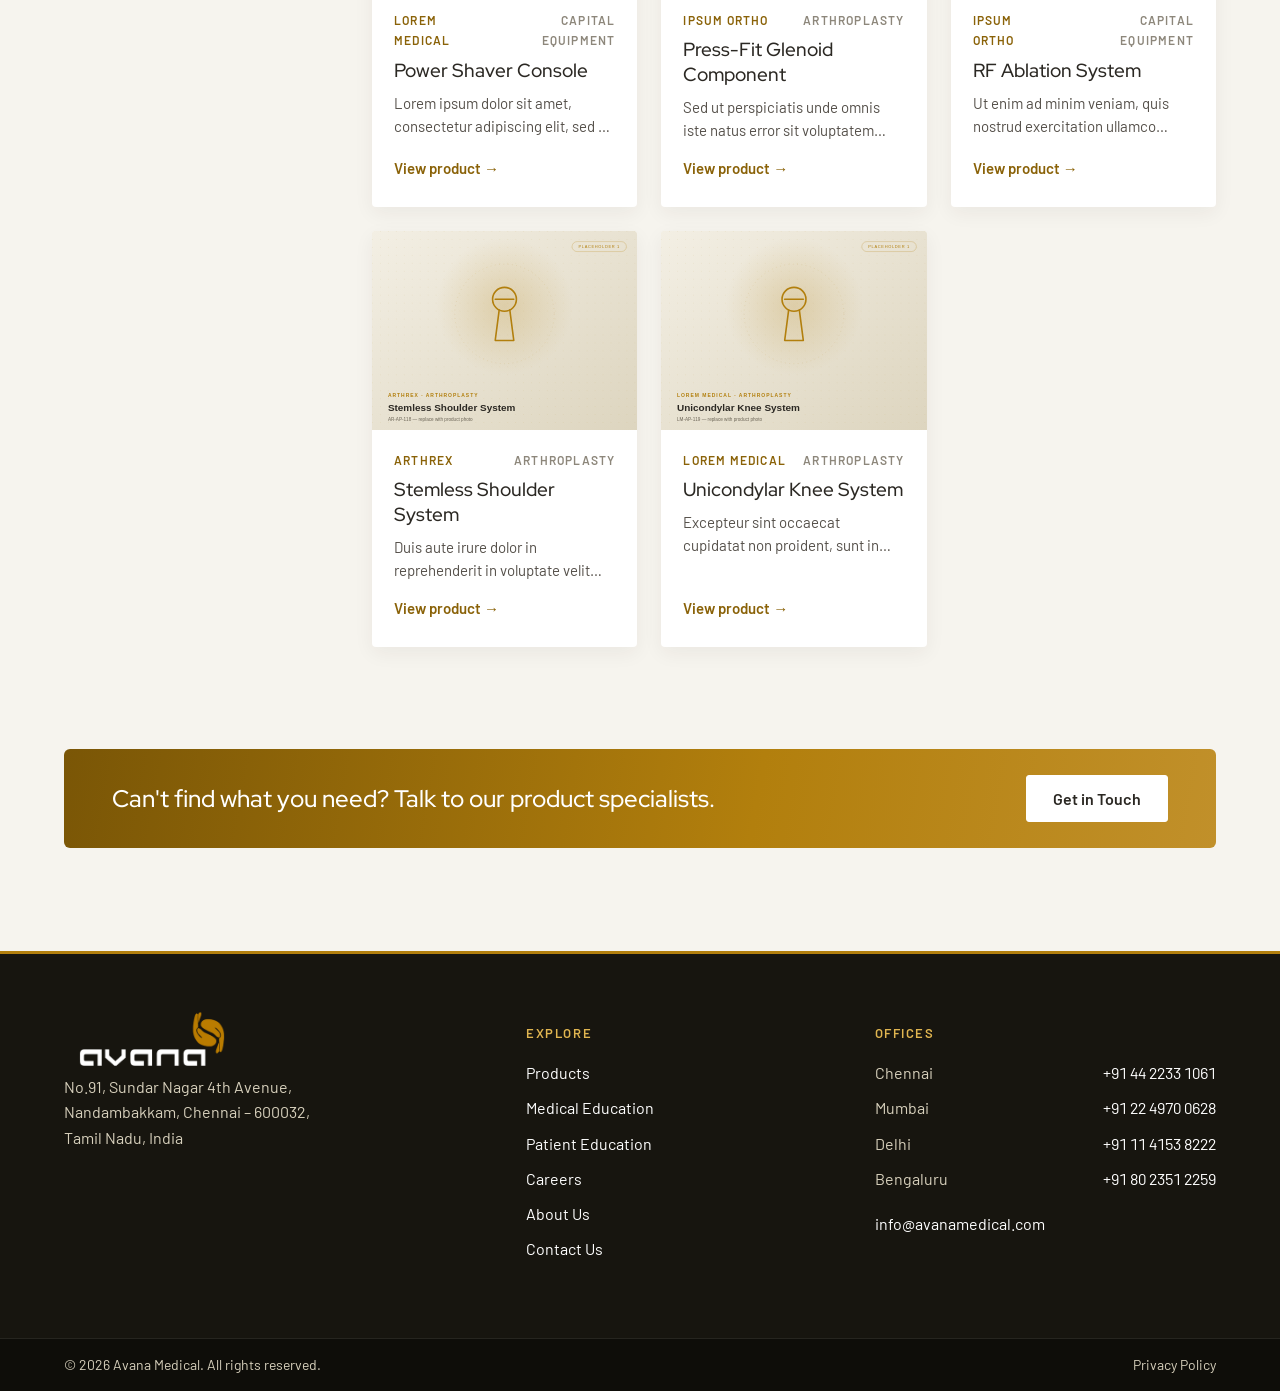
<file: products.html>
<!DOCTYPE html>
<html lang="en">
<head>
  <meta charset="utf-8">
  <meta name="viewport" content="width=device-width, initial-scale=1">
  <title>Products | Avana Medical</title>
  <meta name="description" content="Browse orthopaedic products available through Avana Medical in India: sports medicine, distal extremities, capital equipment, orthobiologics and arthroplasty.">
  <meta name="theme-color" content="#b27f0d">

  <link rel="preconnect" href="https://fonts.googleapis.com">
  <link rel="preconnect" href="https://fonts.gstatic.com" crossorigin>
  <link href="https://fonts.googleapis.com/css2?family=Barlow:wght@400;500;600&family=Red+Hat+Display:wght@400;500;700&display=swap" rel="stylesheet">
  <link rel="stylesheet" href="assets/css/style.css">
</head>
<body>
  <a class="skip-link" href="#main">Skip to content</a>

  <!-- Utility bar -->
  <div class="topbar">
    <div class="container topbar__inner">
      <a href="contact.html">Contact Us</a>
      <a class="topbar__phone" href="tel:+914422331061">
        <svg viewBox="0 0 24 24" width="14" height="14" aria-hidden="true"><path fill="currentColor" d="M6.6 10.8a15.1 15.1 0 0 0 6.6 6.6l2.2-2.2a1 1 0 0 1 1-.25 11.4 11.4 0 0 0 3.6.57 1 1 0 0 1 1 1V20a1 1 0 0 1-1 1A17 17 0 0 1 3 4a1 1 0 0 1 1-1h3.5a1 1 0 0 1 1 1c0 1.25.2 2.45.57 3.6a1 1 0 0 1-.25 1z"/></svg>
        +91 44 2233 1061
      </a>
    </div>
  </div>

  <!-- Header -->
  <header class="header" id="header">
    <div class="container header__inner">
      <a class="logo" href="index.html" aria-label="Avana Medical home">
        <img src="images/avana%20transaparent%20background-black.png" alt="Avana" width="2136" height="792">
      </a>

      <button class="nav-toggle" id="navToggle" aria-controls="nav" aria-expanded="false" aria-label="Open menu">
        <span></span><span></span><span></span>
      </button>

      <nav class="nav" id="nav" aria-label="Main">
        <ul class="nav__list">
          <li><a class="nav__link" href="products.html" aria-current="page">Products</a></li>
          <li class="has-sub">
            <button class="nav__link nav__link--btn" type="button" aria-expanded="false" aria-controls="subEducation">
              Education
              <svg viewBox="0 0 12 8" width="10" height="7" aria-hidden="true"><path d="M1 1.5 6 6.5l5-5" fill="none" stroke="currentColor" stroke-width="1.8" stroke-linecap="round" stroke-linejoin="round"/></svg>
            </button>
            <ul class="sub" id="subEducation">
              <li><a href="medical-education.html">Medical Education</a></li>
              <li><a href="patient-education.html">Patient Education</a></li>
            </ul>
          </li>
          <li><a class="nav__link" href="careers.html">Careers</a></li>
          <li><a class="nav__link" href="about.html">About Us</a></li>
          <li><a class="nav__link" href="contact.html">Contact Us</a></li>
        </ul>
      </nav>
    </div>
  </header>

  <main id="main">

    <!-- Page hero -->
    <section class="page-hero">
      <canvas class="network" data-network aria-hidden="true"></canvas>
      <div class="container page-hero__inner">
        <nav class="crumbs" aria-label="Breadcrumb">
          <a href="index.html">Home</a><span aria-hidden="true">/</span><span aria-current="page">Products</span>
        </nav>
        <h1>Products</h1>
        <p>Orthopaedic technologies for surgeons and hospitals across India and SAARC</p>
      </div>
    </section>

    <!-- Catalogue -->
    <section class="section catalog-section">
      <div class="container catalog">
        <aside class="filters" aria-label="Filter products">
          <div class="filters__search">
            <label for="q">Search</label>
            <input id="q" type="search" placeholder="Product name or code" autocomplete="off">
          </div>
          <fieldset class="filters__group">
            <legend>Category</legend>
            <div class="filters__list" id="catFilters"></div>
          </fieldset>
          <fieldset class="filters__group">
            <legend>Brand</legend>
            <div class="filters__list" id="brandFilters"></div>
          </fieldset>
          <button class="filters__clear" id="clearFilters" type="button" hidden>Clear all filters</button>
        </aside>

        <div class="catalog__main">
          <div class="catalog__head">
            <div>
              <h2 class="catalog__title" id="catalogTitle">All products</h2>
              <p class="catalog__intro" id="catalogIntro"></p>
            </div>
            <p class="catalog__count" id="resultCount" role="status"></p>
          </div>

          <ul class="pgrid" id="productGrid"></ul>

          <div class="catalog__empty" id="emptyState" hidden>
            <h3>No products match these filters</h3>
            <p>Try a different search term, or clear the filters to see the full catalogue.</p>
            <button class="btn btn--outline" id="emptyClear" type="button">Clear all filters</button>
          </div>

          <noscript><p class="catalog__empty">The product catalogue needs JavaScript turned on.</p></noscript>
        </div>
      </div>
    </section>

    <!-- CTA bar -->
    <section class="section section--tight">
      <div class="container">
        <div class="cta-bar">
          <p>Can't find what you need? Talk to our product specialists.</p>
          <div class="cta-bar__actions">
            <a class="btn btn--light" href="contact.html#enquiry">Get in Touch</a>
          </div>
        </div>
      </div>
    </section>

  </main>

  <!-- Footer -->
  <footer class="footer">
    <div class="container footer__grid">
      <div class="footer__brand">
        <img src="images/footer-logo.png" alt="Avana" width="500" height="150" loading="lazy">
        <address>
          No.91, Sundar Nagar 4th Avenue,<br>
          Nandambakkam, Chennai – 600032,<br>
          Tamil Nadu, India
        </address>
      </div>

      <nav aria-label="Footer">
        <h2 class="footer__title">Explore</h2>
        <ul>
          <li><a href="products.html">Products</a></li>
          <li><a href="medical-education.html">Medical Education</a></li>
          <li><a href="patient-education.html">Patient Education</a></li>
          <li><a href="careers.html">Careers</a></li>
          <li><a href="about.html">About Us</a></li>
          <li><a href="contact.html">Contact Us</a></li>
        </ul>
      </nav>

      <div>
        <h2 class="footer__title">Offices</h2>
        <ul class="footer__offices">
          <li><span>Chennai</span> <a href="tel:+914422331061">+91 44 2233 1061</a></li>
          <li><span>Mumbai</span> <a href="tel:+912249700628">+91 22 4970 0628</a></li>
          <li><span>Delhi</span> <a href="tel:+911141538222">+91 11 4153 8222</a></li>
          <li><span>Bengaluru</span> <a href="tel:+918023512259">+91 80 2351 2259</a></li>
        </ul>
        <p class="footer__mail"><a href="mailto:info@avanamedical.com">info@avanamedical.com</a></p>
      </div>
    </div>

    <div class="footer__bar">
      <div class="container footer__bar-inner">
        <p>&copy; <span id="year">2026</span> Avana Medical. All rights reserved.</p>
        <a href="privacy-policy.html">Privacy Policy</a>
      </div>
    </div>
  </footer>

  <script src="data/catalog.js"></script>
  <script src="assets/js/main.js"></script>
  <script src="assets/js/products.js"></script>
</body>
</html>
</file>
<file: assets/css/style.css>
/* Avana Medical — site styles
   Layout: warm paper ground, white cards overlapping outlined photos,
   thin gold rule under every section heading. */

:root {
  /* Brand */
  --primary: #b27f0d;
  --primary-dark: #8a6208;   /* gold for small text on light grounds */
  --secondary: #d7d0bc;

  /* Neutrals, biased toward the brand sand */
  --ink: #2b2823;
  --ink-soft: #55504a;
  --paper: #f6f4ee;
  --white: #ffffff;
  --line: #e4dfd0;

  --font-display: "Red Hat Display", "Segoe UI", Arial, sans-serif;
  --font-body: "Barlow", "Segoe UI", Arial, sans-serif;

  --container: 1200px;
  --gutter: 24px;
  --overlap: 56px;
}

*, *::before, *::after { box-sizing: border-box; }

html { scroll-behavior: smooth; }

body {
  margin: 0;
  background: var(--paper);
  color: var(--ink-soft);
  font-family: var(--font-body);
  font-size: 17px;
  line-height: 1.7;
  -webkit-font-smoothing: antialiased;
}

img { display: block; max-width: 100%; height: auto; }

[hidden] { display: none !important; }

a { color: inherit; }

h1, h2, h3 {
  margin: 0;
  color: var(--ink);
  font-family: var(--font-display);
  font-weight: 500;
  line-height: 1.2;
  text-wrap: balance;
}

p { margin: 0; }

ul, ol { margin: 0; padding: 0; list-style: none; }

:focus-visible { outline: 2px solid var(--primary); outline-offset: 3px; }

.container {
  width: 100%;
  max-width: var(--container);
  margin-inline: auto;
  padding-inline: var(--gutter);
}

.skip-link {
  position: absolute;
  left: 8px;
  top: -60px;
  z-index: 100;
  padding: 10px 16px;
  background: var(--ink);
  color: var(--white);
}
.skip-link:focus { top: 8px; }

/* ---------- Buttons ---------- */

.btn {
  display: inline-block;
  padding: 13px 26px;
  border: 1px solid var(--ink);
  border-radius: 3px;
  background: var(--ink);
  color: var(--white);
  font-family: var(--font-body);
  font-size: 16px;
  font-weight: 600;
  line-height: 1.2;
  text-decoration: none;
  transition: background-color .2s, border-color .2s, color .2s;
}
.btn:hover { background: var(--primary-dark); border-color: var(--primary-dark); }

.btn--outline { background: transparent; color: var(--ink); }
.btn--outline:hover { background: var(--ink); border-color: var(--ink); color: var(--white); }

.btn--gold { background: var(--primary); border-color: var(--primary); color: var(--white); }
.btn--gold:hover { background: var(--white); border-color: var(--white); color: var(--ink); }

/* ---------- Heading with gold rule ---------- */

.heading {
  font-size: clamp(28px, 3.2vw, 38px);
  padding-bottom: 18px;
  margin-bottom: 26px;
  position: relative;
}
.heading::after {
  content: "";
  position: absolute;
  left: 0;
  bottom: 0;
  width: 60px;
  height: 2px;
  background: var(--primary);
}
.heading--light { color: var(--white); }

/* ---------- Top bar ---------- */

.topbar { background: var(--secondary); color: var(--ink); font-size: 14px; font-weight: 500; }
.topbar__inner { display: flex; justify-content: flex-end; align-items: center; gap: 28px; min-height: 38px; }
.topbar a { text-decoration: none; }
.topbar a:hover { text-decoration: underline; }
.topbar__phone { display: inline-flex; align-items: center; gap: 8px; }
.topbar__phone svg { color: var(--primary-dark); }

/* ---------- Header / nav ---------- */

.header {
  position: sticky;
  top: 0;
  z-index: 50;
  background: var(--white);
  transition: box-shadow .2s;
}
.header.is-stuck { box-shadow: 0 2px 18px rgba(43, 40, 35, .1); }

.header__inner { display: flex; align-items: center; justify-content: space-between; gap: 24px; min-height: 84px; }

.logo img { width: 150px; height: auto; }

.nav__list { display: flex; align-items: center; gap: 6px; }

.nav__link {
  display: inline-flex;
  align-items: center;
  gap: 8px;
  padding: 12px 18px;
  border: 0;
  background: none;
  color: var(--ink);
  font-family: var(--font-display);
  font-size: 16px;
  font-weight: 500;
  line-height: 1.2;
  text-decoration: none;
  cursor: pointer;
  position: relative;
}
.nav__link::after {
  content: "";
  position: absolute;
  left: 18px;
  right: 18px;
  bottom: 4px;
  height: 2px;
  background: var(--primary);
  transform: scaleX(0);
  transform-origin: left;
  transition: transform .2s;
}
.nav__link:hover::after,
.has-sub:hover > .nav__link::after,
.has-sub.is-open > .nav__link::after { transform: scaleX(1); }
.nav__link svg { color: var(--primary); transition: transform .2s; }
.has-sub:hover > .nav__link svg,
.has-sub.is-open > .nav__link svg { transform: rotate(180deg); }

.has-sub { position: relative; }

.sub {
  position: absolute;
  top: 100%;
  left: 0;
  min-width: 230px;
  padding: 8px 0;
  background: var(--white);
  border-top: 2px solid var(--primary);
  box-shadow: 0 14px 30px rgba(43, 40, 35, .14);
  opacity: 0;
  visibility: hidden;
  transform: translateY(6px);
  transition: opacity .18s, transform .18s, visibility .18s;
}
.has-sub:hover > .sub,
.has-sub:focus-within > .sub,
.has-sub.is-open > .sub { opacity: 1; visibility: visible; transform: none; }

.sub a {
  display: block;
  padding: 11px 20px;
  color: var(--ink);
  font-size: 16px;
  font-weight: 500;
  text-decoration: none;
}
.sub a:hover { background: var(--paper); color: var(--primary-dark); }

.nav-toggle {
  display: none;
  width: 44px;
  height: 44px;
  padding: 11px 9px;
  border: 0;
  background: none;
  cursor: pointer;
  flex-direction: column;
  justify-content: space-between;
}
.nav-toggle span { display: block; height: 2px; background: var(--ink); transition: transform .2s, opacity .2s; }
.nav-toggle[aria-expanded="true"] span:nth-child(1) { transform: translateY(10px) rotate(45deg); }
.nav-toggle[aria-expanded="true"] span:nth-child(2) { opacity: 0; }
.nav-toggle[aria-expanded="true"] span:nth-child(3) { transform: translateY(-10px) rotate(-45deg); }

/* ---------- Hero ---------- */

.hero {
  background: var(--ink) url("https://avanamedical.com/wp-content/uploads/2023/09/banner_resize-06.jpg") right center / cover no-repeat;
  padding-block: clamp(48px, 8vw, 110px);
}

.hero__card {
  max-width: 600px;
  padding: clamp(28px, 4.5vw, 60px);
  background: rgba(255, 255, 255, .9);
  -webkit-backdrop-filter: blur(10px);
  backdrop-filter: blur(10px);
  border-radius: 3px;
}

.hero h1 { font-size: clamp(34px, 4.6vw, 54px); font-weight: 700; line-height: 1.12; }
.hero__sub { margin-top: 18px; color: var(--ink); font-family: var(--font-display); font-size: clamp(20px, 2.2vw, 27px); line-height: 1.3; }
.hero__note { margin-top: 10px; color: var(--ink); font-size: 16px; }
.hero .btn { margin-top: 30px; }

/* ---------- Sections ---------- */

.section { padding-block: clamp(56px, 8vw, 110px); }
.section--tight { padding-top: 0; }

.section__head { max-width: 640px; margin-bottom: 40px; }

/* Intro */
.intro .container { display: grid; grid-template-columns: minmax(0, 1.5fr) minmax(0, 1fr); gap: clamp(32px, 6vw, 90px); align-items: center; }
.intro__text { display: flex; flex-direction: column; align-items: flex-start; gap: 18px; }
.intro__text .heading { margin-bottom: 8px; }
.intro__text .btn { margin-top: 12px; }

.stats { margin: 0; display: grid; grid-template-columns: 1fr 1fr; border-top: 1px solid var(--secondary); border-left: 1px solid var(--secondary); }
.stat { display: flex; flex-direction: column-reverse; gap: 4px; padding: 26px 24px; border-right: 1px solid var(--secondary); border-bottom: 1px solid var(--secondary); }
.stat dd { margin: 0; color: var(--primary); font-family: var(--font-display); font-size: clamp(34px, 3.6vw, 46px); font-weight: 700; line-height: 1; font-variant-numeric: tabular-nums; }
.stat dt { color: var(--ink); font-size: 15px; line-height: 1.35; }

/* Products */
.products { background: var(--white); }

.product-grid { display: grid; grid-template-columns: repeat(4, minmax(0, 1fr)); gap: 20px; }

.product-grid > li { display: flex; }

.product {
  display: flex;
  flex-direction: column;
  width: 100%;
  overflow: hidden;
  border-radius: 3px;
  background: var(--paper);
  text-decoration: none;
}
.product__img { overflow: hidden; background: var(--ink); }
.product img { width: 100%; aspect-ratio: 4 / 3; object-fit: cover; object-position: 78% center; transition: transform .5s; }
.product:hover img { transform: scale(1.05); }
.product__body { flex: 1; padding: 20px 22px 22px; display: flex; flex-direction: column; gap: 4px; border-bottom: 3px solid var(--secondary); transition: border-color .2s; }
.product:hover .product__body { border-bottom-color: var(--primary); }
.product__name { color: var(--ink); font-family: var(--font-display); font-size: 20px; font-weight: 500; line-height: 1.25; }
.product__desc { font-size: 15px; line-height: 1.4; }

/* Split: outlined photo with an overlapping white card */
.split { display: grid; grid-template-columns: minmax(0, 1fr) minmax(0, 1fr); align-items: center; }

.split__media { position: relative; z-index: 1; margin-right: calc(var(--overlap) * -1); }
.split__media::before { content: ""; position: absolute; inset: 12px 12px -12px -12px; border: 1px solid var(--primary); border-radius: 3px; }
.split__media img,
.split__media video { position: relative; display: block; width: 100%; aspect-ratio: 3 / 2; object-fit: cover; border-radius: 3px; background: var(--ink); }

.split__card {
  background: var(--white);
  padding: clamp(32px, 5vw, 72px);
  padding-left: calc(var(--overlap) + clamp(32px, 5vw, 72px));
  display: flex;
  flex-direction: column;
  align-items: flex-start;
  gap: 16px;
}
.split__card .heading { margin-bottom: 10px; }
.split__card .btn { margin-top: 14px; }

.split--reverse .split__media { order: 2; margin-right: 0; margin-left: calc(var(--overlap) * -1); }
.split--reverse .split__media::before { inset: 12px -12px -12px 12px; }
.split--reverse .split__card { padding-left: clamp(32px, 5vw, 72px); padding-right: calc(var(--overlap) + clamp(32px, 5vw, 72px)); }

/* Education links */
.edu-links { align-self: stretch; margin-top: 8px; border-top: 1px solid var(--line); }
.edu-links a { position: relative; display: block; padding: 18px 44px 18px 0; border-bottom: 1px solid var(--line); text-decoration: none; }
.edu-links__title { display: block; color: var(--ink); font-family: var(--font-display); font-size: 19px; font-weight: 500; transition: color .2s; }
.edu-links__desc { display: block; font-size: 16px; line-height: 1.5; }
.edu-links .arrow { position: absolute; right: 4px; top: 18px; color: var(--primary); font-size: 22px; line-height: 1.2; transition: transform .2s; }
.edu-links a:hover .edu-links__title { color: var(--primary-dark); }
.edu-links a:hover .arrow { transform: translateX(5px); }

/* Tick list */
.ticks { display: flex; flex-direction: column; gap: 10px; }
.ticks li { position: relative; padding-left: 20px; line-height: 1.5; }
.ticks li::before { content: ""; position: absolute; left: 0; top: .6em; width: 6px; height: 6px; border-radius: 50%; background: var(--primary); }

/* Pillars band */
.band { background: var(--secondary); padding-block: clamp(48px, 7vw, 90px); }
.band__card { background: var(--white); padding: clamp(32px, 5vw, 64px); display: grid; grid-template-columns: minmax(0, 1fr) minmax(0, 2.4fr); gap: clamp(28px, 5vw, 72px); border-radius: 3px; }
.band__head .heading { margin-bottom: 18px; }
.pillars { display: grid; grid-template-columns: repeat(3, minmax(0, 1fr)); gap: clamp(20px, 3vw, 40px); }
.pillars li { padding-top: 18px; border-top: 2px solid var(--primary); }
.pillars h3 { margin-bottom: 8px; font-size: 20px; }
.pillars p { font-size: 16px; line-height: 1.6; }

/* Connect */
.connect {
  background: var(--ink) url("https://avanamedical.com/wp-content/uploads/2023/09/banner_resize-04.jpg") right center / cover no-repeat;
  border-radius: 3px;
  padding: clamp(36px, 6vw, 80px);
}
.connect__text { max-width: 480px; color: var(--secondary); display: flex; flex-direction: column; align-items: flex-start; gap: 0; }
.connect__text .btn { margin-top: 28px; }

/* ---------- Footer ---------- */

.footer { background: #17150f; border-top: 3px solid var(--primary); color: var(--secondary); font-size: 16px; }
.footer__grid { display: grid; grid-template-columns: minmax(0, 1.4fr) minmax(0, 1fr) minmax(0, 1.2fr); gap: clamp(28px, 5vw, 72px); padding-block: clamp(40px, 6vw, 72px); }
/* footer-logo.png carries transparent padding, so it is sized wider and pulled into line */
.footer__brand img { width: 220px; margin: -20px 0 2px -22px; }
.footer address { font-style: normal; line-height: 1.6; }
.footer__title { margin-bottom: 14px; color: #e0b550; font-family: var(--font-body); font-size: 13px; font-weight: 600; letter-spacing: .12em; text-transform: uppercase; }
.footer li { padding-block: 4px; }
.footer a { color: var(--white); text-decoration: none; }
.footer a:hover { color: #e0b550; text-decoration: underline; }
.footer__offices li { display: flex; justify-content: space-between; gap: 16px; flex-wrap: wrap; font-variant-numeric: tabular-nums; }
.footer__mail { margin-top: 14px; }
.footer__bar { background: #0e0d09; border-top: 1px solid rgba(215, 208, 188, .12); color: var(--secondary); font-size: 14px; }
.footer__bar-inner { display: flex; justify-content: space-between; align-items: center; flex-wrap: wrap; gap: 8px 24px; min-height: 52px; padding-block: 12px; }
.footer__bar a { color: var(--secondary); }
.footer__bar a:hover { color: var(--white); }

/* ---------- Responsive ---------- */

@media (max-width: 1000px) {
  .product-grid { grid-template-columns: repeat(2, minmax(0, 1fr)); }
  .band__card { grid-template-columns: 1fr; }
}

@media (max-width: 860px) {
  :root { --gutter: 20px; }
  body { font-size: 16px; }

  .nav-toggle { display: flex; }

  .nav {
    position: absolute;
    top: 100%;
    left: 0;
    right: 0;
    background: var(--white);
    border-top: 1px solid var(--line);
    box-shadow: 0 18px 30px rgba(43, 40, 35, .14);
    display: none;
  }
  .nav.is-open { display: block; }
  .nav__list { flex-direction: column; align-items: stretch; gap: 0; padding: 8px var(--gutter) 16px; }
  .nav__link { width: 100%; justify-content: space-between; padding: 14px 0; border-bottom: 1px solid var(--line); font-size: 17px; }
  .nav__link::after { display: none; }

  .sub { position: static; display: none; min-width: 0; padding: 0 0 0 16px; border-top: 0; box-shadow: none; opacity: 1; visibility: visible; transform: none; transition: none; }
  .has-sub:hover > .sub, .has-sub:focus-within > .sub { display: none; }
  .has-sub.is-open > .sub { display: block; }
  .has-sub:hover > .nav__link svg { transform: none; }
  .has-sub.is-open > .nav__link svg { transform: rotate(180deg); }
  .sub a { padding: 13px 0; border-bottom: 1px solid var(--line); }

  .header__inner { min-height: 68px; }

  .intro .container { grid-template-columns: 1fr; }

  .split { grid-template-columns: 1fr; }
  .split__media, .split--reverse .split__media { order: 0; margin: 0 12px 0 12px; }
  .split__card, .split--reverse .split__card { padding: 44px 24px 32px; margin-top: -12px; }

  .pillars { grid-template-columns: 1fr; }

  .footer__grid { grid-template-columns: 1fr 1fr; }
  .footer__brand { grid-column: 1 / -1; }
}

@media (max-width: 520px) {
  .product-grid { grid-template-columns: 1fr; }
  .product img { aspect-ratio: 16 / 9; }
  .footer__grid { grid-template-columns: 1fr; }
  .hero { background-position: 70% center; }
}

@media (prefers-reduced-motion: reduce) {
  html { scroll-behavior: auto; }
  *, *::before, *::after { transition: none !important; }
}

/* =====================================================================
   Inner pages: shared pieces (page hero, two-tone headings, reveal)
   ===================================================================== */

:root {
  --sand-light: #ebe6d8;
  --gold-light: #e0b550;   /* gold for text on dark grounds */
  --night: #17150f;
  --danger: #b3261e;
}

.gold { color: var(--primary); }

.eyebrow { color: var(--primary-dark); font-size: 13px; font-weight: 600; letter-spacing: .14em; text-transform: uppercase; }

.heading--center { text-align: center; }
.heading--center::after { left: 50%; transform: translateX(-50%); }

.lead { color: var(--ink); font-size: 19px; font-weight: 500; line-height: 1.55; }

.section--sand { background: var(--secondary); }
.section--sand .gold, .section--sand .gptw__num { color: var(--primary-dark); }
.section--sand-light { background: var(--sand-light); }

.nav__link[aria-current="page"]::after { transform: scaleX(1); }

/* Scroll reveal. Only active once main.js has added .reveal-ready */
.reveal-ready [data-reveal] { opacity: 0; translate: 0 28px; transition: opacity .7s ease, translate .7s ease, transform .25s, box-shadow .25s; }
.reveal-ready [data-reveal].is-in { opacity: 1; translate: none; }

@keyframes spin { to { transform: rotate(360deg); } }

/* ---------- Page hero ---------- */

.page-hero {
  position: relative;
  isolation: isolate;
  overflow: hidden;
  padding-block: clamp(64px, 9vw, 120px);
  border-bottom: 3px solid var(--primary);
  background: var(--night);
  color: var(--secondary);
  text-align: center;
}
.page-hero::before {
  content: "";
  position: absolute;
  inset: 0;
  z-index: -2;
  background: url("https://avanamedical.com/wp-content/uploads/2024/10/about-us-banner-1-1568x491.png") center / cover no-repeat;
  opacity: .2;
  filter: grayscale(.7);
}
.page-hero::after {
  content: "";
  position: absolute;
  inset: 0;
  z-index: -2;
  background: radial-gradient(ellipse at center, rgba(23, 21, 15, .35) 0%, rgba(23, 21, 15, .92) 78%);
}
.network { position: absolute; inset: 0; z-index: -1; width: 100%; height: 100%; }
.page-hero__inner { position: relative; }
.page-hero h1 { color: var(--white); font-size: clamp(36px, 5vw, 56px); font-weight: 700; }
.page-hero p { margin-top: 12px; font-family: var(--font-display); font-size: clamp(17px, 1.8vw, 21px); }

.crumbs { display: flex; justify-content: center; gap: 10px; margin-bottom: 18px; font-size: 14px; letter-spacing: .04em; }
.crumbs a { color: var(--secondary); text-decoration: none; }
.crumbs a:hover { color: var(--white); text-decoration: underline; }
.crumbs [aria-current] { color: var(--gold-light); }

/* =====================================================================
   About page
   ===================================================================== */

/* Foundation + technology orbit */
.foundation { display: grid; grid-template-columns: minmax(0, 1.05fr) minmax(0, 1fr); gap: clamp(32px, 6vw, 80px); align-items: center; }
.foundation__text { display: flex; flex-direction: column; gap: 18px; }
.foundation__text .heading { margin-bottom: 6px; }

.orbit { position: relative; width: 100%; max-width: 460px; margin-inline: auto; aspect-ratio: 1; }
.orbit__art { display: block; width: 100%; height: 100%; overflow: visible; }
.orbit__ring, .orbit__sat { transform-origin: 200px 200px; }
.orbit__ring--a { animation: spin 90s linear infinite; }
.orbit__ring--b { animation: spin 70s linear infinite reverse; }
.orbit__sat--a { animation: spin 20s linear infinite; }
.orbit__sat--b { animation: spin 13s linear infinite reverse; }

.orbit__list { position: absolute; inset: 0; }
.orbit__list li {
  position: absolute;
  left: var(--x);
  top: var(--y);
  transform: translate(-50%, -50%);
  width: max-content;
  max-width: 150px;
  padding: 8px 12px;
  border: 1px solid var(--line);
  border-top: 2px solid var(--primary);
  border-radius: 3px;
  background: var(--white);
  box-shadow: 0 8px 20px rgba(43, 40, 35, .1);
  color: var(--ink);
  font-size: 13.5px;
  font-weight: 600;
  line-height: 1.3;
  text-align: center;
}

/* Purpose / Mission / Vision */
.pmv { display: grid; grid-template-columns: repeat(3, minmax(0, 1fr)); gap: 24px; margin-top: 18px; }
.pmv__card {
  position: relative;
  overflow: hidden;
  display: flex;
  flex-direction: column;
  gap: 12px;
  padding: 34px 30px 38px;
  border-radius: 4px;
  background: var(--white);
  box-shadow: 0 10px 30px rgba(43, 40, 35, .08);
  transition: transform .25s, box-shadow .25s;
}
.pmv__card::after { content: ""; position: absolute; right: -70px; bottom: -70px; width: 180px; height: 180px; border: 1px solid var(--line); border-radius: 50%; box-shadow: 0 0 0 26px rgba(215, 208, 188, .22); pointer-events: none; }
.pmv__card:hover { transform: translateY(-6px); box-shadow: 0 18px 40px rgba(43, 40, 35, .14); }
.pmv__icon { display: grid; place-items: center; width: 58px; height: 58px; border-radius: 50%; background: var(--sand-light); color: var(--primary-dark); }
.pmv__card h3 { font-size: 22px; }
.pmv__card p { position: relative; z-index: 1; }

.pmv__card--feature { background: linear-gradient(160deg, #c1902a 0%, #8a6208 52%, #3a2b0a 100%); color: rgba(255, 255, 255, .94); }
.pmv__card--feature h3 { color: var(--white); }
.pmv__card--feature .pmv__icon { background: rgba(255, 255, 255, .16); color: var(--white); }
.pmv__card--feature::after { border-color: rgba(255, 255, 255, .28); box-shadow: 0 0 0 26px rgba(255, 255, 255, .06); }

/* Image + text pairs */
.duo { display: grid; grid-template-columns: minmax(0, .9fr) minmax(0, 1.1fr); gap: clamp(40px, 6vw, 88px); align-items: center; }
.duo--reverse { grid-template-columns: minmax(0, 1.1fr) minmax(0, .9fr); }
.duo--reverse > :first-child { order: 2; }
.duo--wide-text { grid-template-columns: minmax(0, 1.5fr) minmax(0, .75fr); }
.duo__text { display: flex; flex-direction: column; gap: 16px; }
.duo__text .heading { margin-bottom: 10px; }
.duo__text strong { color: var(--ink); font-weight: 600; }

/* Photo with gold corner brackets */
.frame { position: relative; margin: 14px; }
.frame::before, .frame::after { content: ""; position: absolute; width: 72px; height: 72px; border: 0 solid var(--primary); }
.frame::before { top: -14px; left: -14px; border-top-width: 5px; border-left-width: 5px; }
.frame::after { bottom: -14px; right: -14px; border-bottom-width: 5px; border-right-width: 5px; }
.frame--right::before { left: auto; right: -14px; border-left-width: 0; border-right-width: 5px; }
.frame--right::after { right: auto; left: -14px; border-right-width: 0; border-left-width: 5px; }
.frame img { position: relative; width: 100%; border-radius: 3px; box-shadow: 0 18px 40px rgba(43, 40, 35, .18); }

/* Figures strip */
.figures { margin: clamp(44px, 6vw, 76px) 0 0; display: grid; grid-template-columns: repeat(4, minmax(0, 1fr)); border-top: 3px solid var(--primary); border-radius: 4px; background: var(--white); box-shadow: 0 10px 30px rgba(43, 40, 35, .08); }
.figures > div { display: flex; flex-direction: column-reverse; justify-content: flex-end; gap: 6px; padding: 28px 26px; border-left: 1px solid var(--line); }
.figures > div:first-child { border-left: 0; }
.figures dd { margin: 0; min-height: 46px; display: flex; align-items: center; color: var(--primary); font-family: var(--font-display); font-size: clamp(34px, 3.6vw, 46px); font-weight: 700; line-height: 1; font-variant-numeric: tabular-nums; }
.figures dd.figures__words { font-size: clamp(22px, 2.2vw, 28px); }
.figures dt { color: var(--ink); font-size: 15px; line-height: 1.35; }

/* Leadership */
.leader__quote { color: var(--primary); opacity: .35; }
.portrait { margin: 0; }
.portrait img { aspect-ratio: 4 / 5; object-fit: cover; object-position: left center; }
.portrait figcaption { display: flex; flex-direction: column; gap: 2px; margin-top: 30px; text-align: center; }
.portrait figcaption strong { color: var(--ink); font-family: var(--font-display); font-size: 20px; font-weight: 500; }
.portrait figcaption span { color: var(--primary-dark); font-size: 13px; font-weight: 600; letter-spacing: .14em; text-transform: uppercase; }

/* Check list */
.checks { display: flex; flex-direction: column; gap: 12px; }
.checks li { position: relative; padding-left: 34px; line-height: 1.55; }
.checks li::before { content: ""; position: absolute; left: 0; top: .28em; width: 20px; height: 20px; border-radius: 50%; background: var(--primary); }
.checks li::after { content: ""; position: absolute; left: 7px; top: calc(.28em + 4px); width: 6px; height: 10px; border: solid var(--white); border-width: 0 2px 2px 0; transform: rotate(45deg); }
.motto { margin-top: 10px; padding: 16px 20px; border-left: 3px solid var(--primary); background: var(--sand-light); color: var(--ink); font-family: var(--font-display); font-size: 18px; font-weight: 500; line-height: 1.4; }

/* Great Place to Work */
.gptw .heading { margin-bottom: 4px; }
.gptw__years { display: flex; align-items: center; gap: 16px; }
.gptw__num { color: var(--primary); font-family: var(--font-display); font-size: 88px; font-weight: 700; line-height: .9; }
.gptw__label { color: var(--ink); font-family: var(--font-display); font-size: 18px; font-weight: 500; line-height: 1.3; }
.gptw__rings { display: flex; margin-left: 12px; }
.gptw__rings i { width: 36px; height: 36px; margin-left: -11px; border: 2px solid var(--primary); border-radius: 50%; background: rgba(178, 127, 13, .12); }
.gptw__rings i:first-child { margin-left: 0; }

/* Honours */
.honours { display: grid; grid-template-columns: repeat(3, minmax(0, 1fr)); gap: 24px; margin-top: 18px; }
.honour { position: relative; display: flex; flex-direction: column; align-items: center; gap: 10px; padding: 44px 28px 38px; border: 1px solid var(--line); border-radius: 4px; background: var(--white); text-align: center; transition: transform .25s, box-shadow .25s; }
.honour::before { content: ""; position: absolute; top: -1px; left: 50%; width: 64px; height: 3px; background: var(--primary); transform: translateX(-50%); }
.honour:hover { transform: translateY(-6px); box-shadow: 0 18px 40px rgba(43, 40, 35, .12); }
.honour__seal { margin-bottom: 8px; color: var(--primary); }
.honour h3 { font-size: 19px; line-height: 1.3; }
.honour p { font-size: 16px; line-height: 1.55; }

/* Get in touch */
.touch { display: grid; grid-template-columns: minmax(0, 1.1fr) minmax(0, .9fr); gap: clamp(32px, 5vw, 72px); align-items: stretch; }

.form { display: flex; flex-direction: column; gap: 18px; }
.form__row { display: grid; grid-template-columns: 1fr 1fr; gap: 18px; }
.field { display: flex; flex-direction: column; gap: 6px; min-width: 0; }
.field label { color: var(--ink); font-size: 15px; font-weight: 600; }
.field input, .field textarea { width: 100%; padding: 13px 14px; border: 1px solid #cbc3ad; border-radius: 3px; background: var(--white); color: var(--ink); font: inherit; line-height: 1.4; }
.field textarea { resize: vertical; min-height: 130px; }
.field input::placeholder, .field textarea::placeholder { color: #8d877b; }
.field input:focus, .field textarea:focus { border-color: var(--primary); outline: 2px solid rgba(178, 127, 13, .3); outline-offset: 0; }
.field [aria-invalid="true"] { border-color: var(--danger); }
.field__error { color: var(--danger); font-size: 14px; line-height: 1.4; }
.btn--block { width: 100%; text-align: center; cursor: pointer; }
.form .btn--gold:hover { background: var(--primary-dark); border-color: var(--primary-dark); color: var(--white); }
.form__status { padding: 12px 14px; border-left: 3px solid var(--primary); background: var(--white); color: var(--ink); font-size: 15px; line-height: 1.5; }

.touch__panel { position: relative; isolation: isolate; overflow: hidden; display: flex; align-items: flex-end; min-height: 380px; padding: clamp(28px, 4vw, 48px); border-radius: 4px; background: var(--night); color: var(--secondary); }
.touch__panel::before { content: ""; position: absolute; inset: 0; z-index: 0; background: linear-gradient(to top, rgba(23, 21, 15, .96) 30%, rgba(23, 21, 15, .2) 100%); }
.touch__panel-body { position: relative; z-index: 1; }
.touch__panel h3 { margin-bottom: 12px; color: var(--white); font-size: 24px; }
.touch__panel address { font-style: normal; line-height: 1.6; }
.touch__panel dl { display: flex; flex-direction: column; gap: 12px; margin: 22px 0 0; }
.touch__panel dt { color: var(--gold-light); font-size: 12px; font-weight: 600; letter-spacing: .14em; text-transform: uppercase; }
.touch__panel dd { margin: 0; color: var(--white); }
.touch__panel a { color: var(--white); text-decoration: none; }
.touch__panel a:hover { text-decoration: underline; }

/* CTA bar */
.cta-bar { display: flex; justify-content: space-between; align-items: center; flex-wrap: wrap; gap: 16px 24px; padding: 26px clamp(24px, 4vw, 48px); border-radius: 6px; background: linear-gradient(100deg, #7a5606 0%, #b27f0d 60%, #c1902a 100%); color: var(--white); }
.cta-bar p { font-family: var(--font-display); font-size: clamp(19px, 2vw, 24px); font-weight: 500; line-height: 1.3; }
.cta-bar__actions { display: flex; flex-wrap: wrap; gap: 12px; }
.btn--light { background: var(--white); border-color: var(--white); color: var(--ink); }
.cta-bar .btn:hover { background: var(--white); border-color: var(--white); color: var(--ink); }
.cta-bar .btn--light:hover { background: var(--ink); border-color: var(--ink); color: var(--white); }

/* ---------- Inner pages: responsive ---------- */

@media (max-width: 1000px) {
  .figures { grid-template-columns: repeat(2, minmax(0, 1fr)); }
  .figures > div:nth-child(3) { border-left: 0; }
  .figures > div:nth-child(n + 3) { border-top: 1px solid var(--line); }
}

@media (max-width: 860px) {
  .foundation, .duo, .duo--reverse, .duo--wide-text, .touch { grid-template-columns: 1fr; }
  .duo--reverse > :first-child { order: 0; }
  .pmv, .honours { grid-template-columns: 1fr; }
  .portrait { max-width: 340px; margin-inline: auto; }
  .frame { max-width: 520px; margin-inline: auto; width: calc(100% - 28px); }
  .touch__panel { min-height: 320px; }
}

@media (max-width: 560px) {
  .orbit { max-width: none; aspect-ratio: auto; }
  .orbit__art { width: 240px; height: 240px; margin-inline: auto; }
  .orbit__list { position: static; display: grid; grid-template-columns: 1fr 1fr; gap: 10px; margin-top: 22px; }
  .orbit__list li { position: static; transform: none; width: auto; max-width: none; display: flex; align-items: center; justify-content: center; }
  .form__row { grid-template-columns: 1fr; }
  .figures { grid-template-columns: 1fr; }
  .figures > div { border-left: 0; }
  .figures > div:nth-child(n + 2) { border-top: 1px solid var(--line); }
  .gptw__num { font-size: 68px; }
  .cta-bar__actions .btn { flex: 1; text-align: center; }
}

@media (prefers-reduced-motion: reduce) {
  .orbit__ring, .orbit__sat { animation: none; }
  .reveal-ready [data-reveal] { opacity: 1; translate: none; }
}

/* =====================================================================
   About: leadership team (scroll-driven on desktop, stacked elsewhere)
   ===================================================================== */

.team {
  position: relative;
  background:
    radial-gradient(ellipse at 75% 40%, rgba(178, 127, 13, .16), transparent 60%),
    var(--night);
  color: var(--secondary);
}
.team .eyebrow { color: var(--gold-light); }
.team .gold { color: var(--gold-light); }

/* Default (phones, tablets, no JS): one leader after another */
.team__sticky { padding-block: clamp(56px, 8vw, 100px); }
.team__side .heading { margin-top: 12px; }
.team__names, .team__progress { display: none; }
.team__stage { display: flex; flex-direction: column; gap: 56px; margin-top: 16px; }

.leader { display: grid; grid-template-columns: minmax(0, 220px) minmax(0, 1fr); gap: 28px; align-items: start; }
.leader__photo { position: relative; margin: 0; }
.leader__photo::before { content: ""; position: absolute; inset: 12px -12px -12px 12px; border: 1px solid var(--primary); border-radius: 3px; }
.leader__photo img { position: relative; width: 100%; aspect-ratio: 4 / 5; object-fit: cover; border-radius: 3px; }
.leader__text { position: relative; display: flex; flex-direction: column; gap: 12px; font-size: 16.5px; line-height: 1.7; }
.leader__num { position: absolute; top: -.32em; right: 0; color: var(--gold-light); font-family: var(--font-display); font-size: clamp(80px, 11vw, 150px); font-weight: 700; line-height: 1; opacity: .1; pointer-events: none; }
.leader__role { color: var(--gold-light); font-size: 13px; font-weight: 600; letter-spacing: .14em; text-transform: uppercase; }
.leader__name { color: var(--white); font-size: clamp(28px, 3.2vw, 42px); font-weight: 500; }
.leader__since { margin-bottom: 6px; padding-bottom: 16px; border-bottom: 1px solid rgba(215, 208, 188, .18); color: rgba(215, 208, 188, .7); font-size: 15px; }

/* Desktop: the section pins and each scroll step reveals the next leader */
.team--scroll .team__track { height: calc(100vh + (var(--count) - 1) * 95vh); }
.team--scroll .team__sticky {
  position: sticky;
  top: var(--hh, 84px);
  display: flex;
  align-items: center;
  height: calc(100vh - var(--hh, 84px));
  padding-block: 32px;
  overflow: hidden;
}
.team--scroll .team__inner { display: grid; grid-template-columns: 250px minmax(0, 1fr); gap: clamp(40px, 5vw, 80px); align-items: center; }
.team--scroll .team__names { display: flex; flex-direction: column; margin-top: 8px; }
.team--scroll .team__progress { display: flex; flex-direction: column; gap: 10px; margin-top: 28px; }

.team__name {
  display: block;
  width: 100%;
  padding: 10px 0 10px 16px;
  border: 0;
  border-left: 2px solid rgba(215, 208, 188, .18);
  background: none;
  color: rgba(215, 208, 188, .55);
  font-family: var(--font-display);
  font-size: 16px;
  font-weight: 500;
  line-height: 1.3;
  text-align: left;
  cursor: pointer;
  transition: color .3s, border-color .3s;
}
.team__name span { display: block; margin-top: 2px; font-family: var(--font-body); font-size: 13px; font-weight: 500; letter-spacing: .04em; }
.team__name:hover { color: var(--secondary); }
.team__name[aria-current="true"] { border-left-color: var(--gold-light); color: var(--white); }
.team__name[aria-current="true"] span { color: var(--gold-light); }

.team__count { color: rgba(215, 208, 188, .6); font-size: 14px; letter-spacing: .1em; font-variant-numeric: tabular-nums; }
.team__count b { color: var(--white); font-weight: 600; }
.team__bar { display: block; height: 2px; background: rgba(215, 208, 188, .18); }
.team__bar i { display: block; width: 0; height: 100%; background: var(--gold-light); }

/* Stacked cards, driven frame by frame from scroll position (main.js sets the
   transforms). Each card slides up over the last; covered cards shrink, dim and
   lift so the deck shows behind. */
.team--scroll .team__stage {
  position: relative;
  height: min(600px, calc(100vh - var(--hh, 84px) - 120px));
  margin-top: 44px;            /* room for the deck edges peeking above */
}
.team--scroll .leader {
  position: absolute;
  inset: 0;
  grid-template-columns: minmax(0, .78fr) minmax(0, 1fr);
  gap: clamp(32px, 4vw, 60px);
  align-items: stretch;
  padding: clamp(24px, 2.6vw, 40px);
  overflow: hidden;
  border: 1px solid rgba(224, 181, 80, .2);
  border-top: 2px solid var(--gold-light);
  border-radius: 6px;
  background: linear-gradient(150deg, #29241b 0%, #1a1812 60%, #14120d 100%);
  box-shadow: 0 -24px 60px rgba(0, 0, 0, .5);
  transform-origin: 50% 0;
  will-change: transform;
}
/* Dimming layer for covered cards */
.team--scroll .leader::after { content: ""; position: absolute; inset: 0; background: #0b0a07; opacity: var(--shade, 0); pointer-events: none; }

.team--scroll .leader__photo { height: 100%; overflow: hidden; border-radius: 4px; }
.team--scroll .leader__photo::before { display: none; }
.team--scroll .leader__photo img { width: 100%; height: 124%; aspect-ratio: auto; object-fit: cover; object-position: center top; transform: translate3d(0, var(--py, 0%), 0); will-change: transform; }

.team--scroll .leader__text { align-self: center; opacity: var(--to, 1); transform: translate3d(0, var(--ty, 0px), 0); will-change: transform, opacity; }
.team--scroll .leader__num { opacity: .1; }

@media (max-width: 560px) {
  .leader { grid-template-columns: 1fr; }
  .leader__photo { max-width: 260px; }
}

/* =====================================================================
   Products: catalogue + detail
   ===================================================================== */

.page-hero--slim { padding-block: 26px; text-align: left; }
.page-hero--slim .crumbs { flex-wrap: wrap; justify-content: flex-start; margin: 0; }

/* Catalogue layout: filter rail + grid */
.catalog { display: grid; grid-template-columns: 260px minmax(0, 1fr); gap: clamp(28px, 4vw, 48px); align-items: start; }

.filters {
  position: sticky;
  top: 104px;
  display: flex;
  flex-direction: column;
  gap: 26px;
  padding: 24px;
  border-top: 3px solid var(--primary);
  border-radius: 4px;
  background: var(--white);
  box-shadow: 0 10px 30px rgba(43, 40, 35, .07);
}
.filters__search { display: flex; flex-direction: column; gap: 8px; }
.filters__search label, .filters__group legend { color: var(--primary-dark); font-size: 12.5px; font-weight: 600; letter-spacing: .14em; text-transform: uppercase; }
.filters__search input { width: 100%; padding: 11px 13px; border: 1px solid #cbc3ad; border-radius: 3px; background: var(--paper); color: var(--ink); font: inherit; font-size: 15.5px; }
.filters__search input:focus { border-color: var(--primary); outline: 2px solid rgba(178, 127, 13, .3); outline-offset: 0; }
.filters__group { margin: 0; padding: 0; border: 0; min-width: 0; }
.filters__group legend { padding: 0; margin-bottom: 10px; }
.filters__list { display: flex; flex-direction: column; gap: 2px; }

.fbtn {
  display: flex;
  justify-content: space-between;
  align-items: center;
  gap: 12px;
  width: 100%;
  padding: 9px 12px;
  border: 0;
  border-radius: 3px;
  background: none;
  color: var(--ink-soft);
  font: inherit;
  font-size: 15.5px;
  line-height: 1.3;
  text-align: left;
  cursor: pointer;
  transition: background-color .15s, color .15s;
}
.fbtn:hover { background: var(--paper); color: var(--ink); }
.fbtn[aria-pressed="true"] { background: var(--sand-light); color: var(--ink); font-weight: 600; box-shadow: inset 3px 0 0 var(--primary); }
.fbtn:disabled { opacity: .45; cursor: default; }
.fbtn:disabled:hover { background: none; }
.fbtn__count { color: #8d877b; font-size: 14px; font-weight: 500; font-variant-numeric: tabular-nums; }

.filters__clear { align-self: flex-start; padding: 0; border: 0; background: none; color: var(--primary-dark); font: inherit; font-size: 15px; font-weight: 600; text-decoration: underline; cursor: pointer; }

.catalog__head { display: flex; justify-content: space-between; align-items: flex-end; flex-wrap: wrap; gap: 12px 24px; margin-bottom: 26px; padding-bottom: 18px; border-bottom: 1px solid var(--line); }
.catalog__title { font-size: clamp(24px, 2.4vw, 30px); }
.catalog__intro { max-width: 60ch; margin-top: 6px; font-size: 16px; }
.catalog__count { color: var(--ink); font-size: 15px; font-variant-numeric: tabular-nums; }

.catalog__empty { display: flex; flex-direction: column; align-items: center; gap: 12px; padding: 56px 24px; border-radius: 4px; background: var(--white); text-align: center; }
.catalog__empty h3, .pdp__missing-title { font-size: 22px; }
.catalog__empty .btn { margin-top: 8px; cursor: pointer; }

/* Product cards */
.pgrid { display: grid; grid-template-columns: repeat(3, minmax(0, 1fr)); gap: 24px; }
.pgrid > li { display: flex; }

.pcard {
  display: flex;
  flex-direction: column;
  width: 100%;
  overflow: hidden;
  border-bottom: 3px solid transparent;
  border-radius: 4px;
  background: var(--white);
  box-shadow: 0 6px 20px rgba(43, 40, 35, .06);
  text-decoration: none;
  transition: transform .25s, box-shadow .25s, border-color .25s;
}
.pcard:hover { transform: translateY(-5px); border-bottom-color: var(--primary); box-shadow: 0 18px 40px rgba(43, 40, 35, .13); }
.pcard__img { position: relative; display: block; overflow: hidden; background: var(--sand-light); }
.pcard__img img { width: 100%; aspect-ratio: 4 / 3; object-fit: cover; transition: transform .5s; }
.pcard:hover .pcard__img img { transform: scale(1.04); }
.pcard__badge { position: absolute; top: 12px; left: 12px; padding: 4px 10px; border-radius: 2px; background: var(--ink); color: var(--white); font-size: 11.5px; font-weight: 600; letter-spacing: .12em; text-transform: uppercase; }
.pcard__body { flex: 1; display: flex; flex-direction: column; gap: 8px; padding: 20px 22px 22px; }
.pcard__meta { display: flex; justify-content: space-between; gap: 12px; font-size: 12px; font-weight: 600; letter-spacing: .1em; text-transform: uppercase; }
.pcard__brand { color: var(--primary-dark); }
.pcard__cat { color: #8d877b; text-align: right; }
.pcard__name { color: var(--ink); font-family: var(--font-display); font-size: 19px; font-weight: 500; line-height: 1.3; }
.pcard__summary { display: -webkit-box; overflow: hidden; color: var(--ink-soft); font-size: 15px; line-height: 1.55; -webkit-line-clamp: 2; -webkit-box-orient: vertical; }
.pcard__more { margin-top: auto; padding-top: 6px; color: var(--primary-dark); font-size: 15px; font-weight: 600; }
.pcard:hover .pcard__more span { margin-left: 4px; }

/* Product detail */
.pdp { display: grid; grid-template-columns: minmax(0, 1.05fr) minmax(0, .95fr); gap: clamp(32px, 5vw, 72px); align-items: start; }
.pdp__gallery { display: flex; flex-direction: column; gap: 20px; }
.pdp__stage img { aspect-ratio: 4 / 3; object-fit: cover; background: var(--sand-light); }
.pdp__thumbs { display: flex; flex-wrap: wrap; gap: 12px; margin-inline: 14px; }
.pdp__thumb { width: 104px; padding: 0; overflow: hidden; border: 2px solid transparent; border-radius: 3px; background: none; cursor: pointer; opacity: .75; transition: opacity .15s, border-color .15s; }
.pdp__thumb:hover { opacity: 1; }
.pdp__thumb[aria-pressed="true"] { border-color: var(--primary); opacity: 1; }
.pdp__thumb img { width: 100%; aspect-ratio: 4 / 3; object-fit: cover; }

.pdp__info { display: flex; flex-direction: column; align-items: flex-start; gap: 16px; }
.pdp__title { font-size: clamp(30px, 3.6vw, 44px); font-weight: 500; line-height: 1.15; }
.pdp__tags { display: flex; flex-wrap: wrap; gap: 8px; }
.tag { display: inline-block; padding: 5px 13px; border: 1px solid var(--line); border-radius: 999px; background: var(--white); color: var(--ink); font-size: 14px; line-height: 1.4; text-decoration: none; }
a.tag:hover { border-color: var(--primary); color: var(--primary-dark); }
.tag--code { color: var(--ink-soft); font-variant-numeric: tabular-nums; }
.pdp__actions { display: flex; flex-wrap: wrap; gap: 12px; margin-top: 8px; }

.pdp__details { grid-column: 1 / -1; display: grid; grid-template-columns: minmax(0, 1.15fr) minmax(0, 1fr); gap: clamp(28px, 5vw, 64px); margin-top: clamp(24px, 4vw, 40px); padding-top: clamp(36px, 5vw, 56px); border-top: 1px solid var(--line); }
.pdp__details .heading { font-size: clamp(22px, 2.2vw, 28px); margin-bottom: 22px; }
.pdp__desc p + p { margin-top: 14px; }

.spec-wrap { overflow-x: auto; }
.spec { width: 100%; border-collapse: collapse; border-radius: 4px; overflow: hidden; background: var(--white); font-size: 15.5px; }
.spec th, .spec td { padding: 12px 16px; border-bottom: 1px solid var(--line); text-align: left; vertical-align: top; }
.spec tr:last-child th, .spec tr:last-child td { border-bottom: 0; }
.spec th { width: 42%; background: #faf8f3; color: var(--ink); font-weight: 600; }
.brandbox { display: flex; flex-direction: column; gap: 6px; margin-top: 22px; padding: 18px 20px; border-left: 3px solid var(--primary); background: var(--sand-light); font-size: 15.5px; line-height: 1.6; }
.brandbox strong { color: var(--ink); }

@media (max-width: 1100px) {
  .pgrid { grid-template-columns: repeat(2, minmax(0, 1fr)); }
}

@media (max-width: 860px) {
  .catalog { grid-template-columns: 1fr; }
  .filters { position: static; gap: 20px; }
  .filters__list { flex-direction: row; flex-wrap: wrap; gap: 8px; }
  .fbtn { width: auto; padding: 7px 14px; border: 1px solid var(--line); border-radius: 999px; }
  .fbtn[aria-pressed="true"] { border-color: var(--primary); box-shadow: none; }
  .fbtn__count { font-size: 13px; }
  .pdp, .pdp__details { grid-template-columns: 1fr; }
  .pdp__stage { max-width: none; width: auto; }
}

@media (max-width: 560px) {
  .pgrid { grid-template-columns: 1fr; }
  .pdp__thumb { width: 84px; }
  .pdp__actions .btn { flex: 1; text-align: center; }
}

/* =====================================================================
   Careers
   ===================================================================== */

/* Small figures row inside the intro card */
.mini-stats { display: grid; grid-template-columns: repeat(3, minmax(0, 1fr)); align-self: stretch; margin: 6px 0 0; border-block: 1px solid var(--line); }
.mini-stats > div { display: flex; flex-direction: column-reverse; gap: 2px; padding: 14px 12px 14px 0; }
.mini-stats > div + div { padding-left: 16px; border-left: 1px solid var(--line); }
.mini-stats dd { margin: 0; color: var(--primary); font-family: var(--font-display); font-size: 28px; font-weight: 700; line-height: 1.1; font-variant-numeric: tabular-nums; }
.mini-stats dt { color: var(--ink); font-size: 13.5px; line-height: 1.35; }

.perks { grid-template-columns: repeat(3, minmax(0, 1fr)); }

/* Life at Avana: endless photo strip */
.life { overflow: hidden; }
.life__head { display: grid; grid-template-columns: minmax(0, 1fr) minmax(0, 1fr); gap: 24px 48px; align-items: end; margin-bottom: 36px; }
.life__head .heading { margin-bottom: 0; }
.marquee { overflow: hidden; mask-image: linear-gradient(90deg, transparent 0, #000 6%, #000 94%, transparent 100%); -webkit-mask-image: linear-gradient(90deg, transparent 0, #000 6%, #000 94%, transparent 100%); }
.marquee__track { display: flex; gap: 20px; width: max-content; animation: marquee 70s linear infinite; }
.marquee:hover .marquee__track { animation-play-state: paused; }
.marquee__item { position: relative; flex: none; margin: 0; overflow: hidden; border-radius: 4px; }
.marquee__item img { height: clamp(200px, 24vw, 280px); width: auto; max-width: none; transition: transform .6s; }
.marquee__item:hover img { transform: scale(1.05); }
.marquee__item figcaption { position: absolute; left: 0; right: 0; bottom: 0; padding: 36px 18px 14px; background: linear-gradient(to top, rgba(14, 13, 9, .85), transparent); color: var(--white); font-family: var(--font-display); font-size: 15px; font-weight: 500; }
@keyframes marquee { to { transform: translateX(calc(-50% - 10px)); } }

/* Hiring process: connector fills as the timeline scrolls into view */
.steps { position: relative; margin-top: 20px; }
.steps__list { position: relative; display: grid; grid-template-columns: repeat(4, minmax(0, 1fr)); gap: 28px; }
.steps__line { position: absolute; top: 27px; left: 12.5%; right: 12.5%; height: 2px; background: rgba(178, 127, 13, .2); }
.steps__line i { display: block; height: 100%; background: var(--primary); transform: scaleX(0); transform-origin: left; }
.step { display: flex; flex-direction: column; align-items: center; gap: 10px; text-align: center; }
.step__dot {
  position: relative;
  display: grid;
  place-items: center;
  width: 56px;
  height: 56px;
  margin-bottom: 8px;
  border: 2px solid rgba(178, 127, 13, .35);
  border-radius: 50%;
  background: var(--sand-light);
  color: var(--primary-dark);
  font-family: var(--font-display);
  font-size: 20px;
  font-weight: 700;
  transition: background-color .4s, border-color .4s, color .4s, box-shadow .4s;
}
.step.is-on .step__dot { border-color: var(--primary); background: var(--primary); color: var(--white); box-shadow: 0 0 0 8px rgba(178, 127, 13, .15); }
.step h3 { font-size: 19px; }
.step p { max-width: 30ch; font-size: 15.5px; line-height: 1.6; }

/* Open positions */
.jobs-head { display: flex; justify-content: space-between; align-items: flex-end; flex-wrap: wrap; gap: 12px 24px; }
.jobs-head .heading { margin-bottom: 18px; }
.jobs-head__intro { max-width: 60ch; }
.jobbar { display: grid; grid-template-columns: minmax(0, 1.4fr) minmax(0, 1fr) minmax(0, 1fr); gap: 16px; margin: 28px 0 24px; padding: 20px; border-top: 3px solid var(--primary); border-radius: 4px; background: var(--white); box-shadow: 0 10px 30px rgba(43, 40, 35, .07); }
.jobbar .field label { color: var(--primary-dark); font-size: 12.5px; letter-spacing: .14em; text-transform: uppercase; }

.field select {
  width: 100%;
  padding: 13px 40px 13px 14px;
  border: 1px solid #cbc3ad;
  border-radius: 3px;
  background: var(--white) url("data:image/svg+xml,%3Csvg xmlns='http://www.w3.org/2000/svg' width='12' height='8' viewBox='0 0 12 8'%3E%3Cpath d='M1 1.5 6 6.5l5-5' fill='none' stroke='%23b27f0d' stroke-width='1.8' stroke-linecap='round' stroke-linejoin='round'/%3E%3C/svg%3E") right 14px center no-repeat;
  color: var(--ink);
  font: inherit;
  line-height: 1.4;
  appearance: none;
  -webkit-appearance: none;
  cursor: pointer;
}
.field select:focus { border-color: var(--primary); outline: 2px solid rgba(178, 127, 13, .3); outline-offset: 0; }
.field__opt { color: #8d877b; font-weight: 400; }

.jobs { display: flex; flex-direction: column; gap: 12px; }
.job { border: 1px solid var(--line); border-left: 3px solid transparent; border-radius: 4px; background: var(--white); transition: border-color .25s, box-shadow .25s; }
.job:hover { box-shadow: 0 10px 28px rgba(43, 40, 35, .08); }
.job.is-open { border-left-color: var(--primary); box-shadow: 0 14px 36px rgba(43, 40, 35, .1); }
.job__title-wrap { font: inherit; }
.job__toggle { display: flex; justify-content: space-between; align-items: center; gap: 20px; width: 100%; padding: 22px 24px; border: 0; background: none; color: inherit; font: inherit; text-align: left; cursor: pointer; }
.job__main { display: flex; flex-direction: column; gap: 10px; min-width: 0; }
.job__title { color: var(--ink); font-family: var(--font-display); font-size: 20px; font-weight: 500; line-height: 1.3; }
.job__toggle:hover .job__title { color: var(--primary-dark); }
.job__meta { display: flex; flex-wrap: wrap; gap: 6px; }
.job__chip { padding: 3px 10px; border-radius: 999px; background: var(--paper); color: var(--ink-soft); font-size: 13.5px; line-height: 1.5; }
.job__chip--loc { background: var(--sand-light); color: var(--ink); font-weight: 600; }
.job__side { display: flex; flex: none; align-items: center; gap: 18px; }
.job__posted { color: #8d877b; font-size: 14px; white-space: nowrap; }
.job__chev { position: relative; width: 34px; height: 34px; border: 1px solid var(--line); border-radius: 50%; transition: transform .3s, background-color .3s, border-color .3s; }
.job__chev::before { content: ""; position: absolute; left: 50%; top: 45%; width: 8px; height: 8px; border: solid var(--primary); border-width: 0 2px 2px 0; transform: translate(-50%, -50%) rotate(45deg); }
.job.is-open .job__chev { transform: rotate(180deg); border-color: var(--primary); background: var(--sand-light); }
.job__panel { display: flex; flex-direction: column; align-items: flex-start; gap: 20px; padding: 0 24px 26px; animation: job-open .35s ease; }
.job__summary { max-width: 75ch; padding-top: 18px; border-top: 1px solid var(--line); color: var(--ink); }
.job__cols { display: grid; grid-template-columns: minmax(0, 1fr) minmax(0, 1fr); gap: 32px; align-self: stretch; }
.job__cols h4 { margin: 0 0 12px; color: var(--ink); font-family: var(--font-display); font-size: 17px; font-weight: 500; }
.job__cols .checks { gap: 8px; font-size: 15.5px; }
@keyframes job-open { from { opacity: 0; transform: translateY(-6px); } }

.jobs-foot { margin-top: 24px; text-align: center; }
.jobs-foot a { color: var(--primary-dark); font-weight: 600; }

.next-steps { display: flex; flex-direction: column; gap: 10px; counter-reset: next; }
.next-steps li { position: relative; padding-left: 34px; line-height: 1.55; counter-increment: next; }
.next-steps li::before { content: counter(next); position: absolute; left: 0; top: 0; display: grid; place-items: center; width: 22px; height: 22px; border: 1px solid var(--gold-light); border-radius: 50%; color: var(--gold-light); font-size: 12px; font-weight: 600; }
.next-steps strong { color: var(--white); }

@media (max-width: 1000px) {
  .perks { grid-template-columns: repeat(2, minmax(0, 1fr)); }
}

@media (max-width: 860px) {
  .perks { grid-template-columns: 1fr; }
  .life__head { grid-template-columns: 1fr; }
  .steps__list { grid-template-columns: 1fr; gap: 26px; }
  .steps__line { top: 28px; bottom: 28px; left: 27px; right: auto; width: 2px; height: auto; }
  .steps__line i { transform: scaleY(var(--fill, 0)) !important; transform-origin: top; }
  .step { flex-direction: row; flex-wrap: wrap; align-items: flex-start; gap: 4px 18px; text-align: left; }
  .step__dot { margin: 0; flex: none; }
  .step h3 { flex: 1; align-self: center; }
  .step p { flex-basis: 100%; max-width: none; padding-left: 74px; }
  .jobbar { grid-template-columns: 1fr 1fr; }
  .jobbar .field:first-child { grid-column: 1 / -1; }
  .job__cols { grid-template-columns: 1fr; gap: 20px; }
  .job__posted { display: none; }
}

@media (max-width: 560px) {
  .mini-stats dd { font-size: 23px; }
  .jobbar { grid-template-columns: 1fr; }
  .job__toggle { padding: 18px; }
  .job__panel { padding: 0 18px 22px; }
}

/* =====================================================================
   Contact
   ===================================================================== */

/* Direct lines strip, overlapping the bottom of the hero */
.contact-strip { position: relative; z-index: 2; margin-top: -44px; }
.contact-strip__inner { display: grid; grid-template-columns: repeat(3, minmax(0, 1fr)); }
.contact-strip__inner > * { min-width: 0; }
.contact-strip__item {
  display: flex;
  align-items: center;
  gap: 16px;
  padding: 24px 26px;
  background: var(--white);
  color: inherit;
  text-decoration: none;
  box-shadow: 0 16px 40px rgba(43, 40, 35, .12);
  transition: background-color .25s;
}
.contact-strip__item:first-child { border-radius: 4px 0 0 4px; }
.contact-strip__item:last-child { border-radius: 0 4px 4px 0; }
.contact-strip__item + .contact-strip__item { border-left: 1px solid var(--line); }
.contact-strip__item:hover { background: #fdfbf6; }
.contact-strip__icon { display: grid; flex: none; place-items: center; width: 48px; height: 48px; border-radius: 50%; background: var(--sand-light); color: var(--primary-dark); transition: background-color .25s, color .25s; }
.contact-strip__item:hover .contact-strip__icon { background: var(--primary); color: var(--white); }
.contact-strip__label { display: block; color: var(--primary-dark); font-size: 12.5px; font-weight: 600; letter-spacing: .14em; text-transform: uppercase; }
.contact-strip__value { display: block; color: var(--ink); font-family: var(--font-display); font-size: 17px; font-weight: 500; overflow-wrap: anywhere; }

/* Route cards */
.routes { display: grid; grid-template-columns: repeat(3, minmax(0, 1fr)); gap: 24px; margin-top: 18px; }
.routes > li { display: flex; }
.route {
  position: relative;
  display: flex;
  flex-direction: column;
  gap: 10px;
  width: 100%;
  padding: 32px 30px;
  overflow: hidden;
  border: 1px solid var(--line);
  border-radius: 4px;
  background: var(--white);
  text-decoration: none;
  transition: transform .25s, box-shadow .25s, border-color .25s;
}
.route::after { content: ""; position: absolute; left: 0; right: 0; bottom: 0; height: 3px; background: var(--primary); transform: scaleX(0); transform-origin: left; transition: transform .35s; }
.route:hover { transform: translateY(-5px); border-color: transparent; box-shadow: 0 18px 40px rgba(43, 40, 35, .12); }
.route:hover::after { transform: scaleX(1); }
.route__icon { display: grid; place-items: center; width: 54px; height: 54px; margin-bottom: 6px; border-radius: 50%; background: var(--sand-light); color: var(--primary-dark); }
.route__title { color: var(--ink); font-family: var(--font-display); font-size: 21px; font-weight: 500; }
.route__desc { flex: 1; color: var(--ink-soft); font-size: 15.5px; line-height: 1.6; }
.route__cta { color: var(--primary-dark); font-size: 15px; font-weight: 600; }

/* Offices + map */
.offices { display: grid; grid-template-columns: minmax(0, 400px) minmax(0, 1fr); gap: 28px; align-items: stretch; }
.offices__list { display: flex; flex-direction: column; gap: 10px; }
.office { position: relative; padding: 18px 20px; border: 1px solid var(--line); border-left: 3px solid transparent; border-radius: 4px; background: var(--white); transition: border-color .25s, box-shadow .25s, background-color .25s; }
.office.is-active { border-left-color: var(--primary); background: #fdfbf6; box-shadow: 0 12px 30px rgba(43, 40, 35, .09); }
.office__select { display: flex; flex-direction: column; gap: 2px; width: 100%; padding: 0; border: 0; background: none; font: inherit; text-align: left; cursor: pointer; }
/* Whole card is clickable via the button; links stay above it */
.office__select::after { content: ""; position: absolute; inset: 0; }
.office__type { color: var(--primary-dark); font-size: 12.5px; font-weight: 600; letter-spacing: .14em; text-transform: uppercase; }
.office__city { color: var(--ink); font-family: var(--font-display); font-size: 20px; font-weight: 500; }
.office__addr { margin-top: 6px; font-size: 15px; font-style: normal; line-height: 1.55; }
.office__actions { position: relative; z-index: 1; display: flex; flex-wrap: wrap; gap: 6px 18px; margin-top: 10px; font-size: 15px; }
.office__actions a { color: var(--ink); font-weight: 600; text-decoration: none; }
.office__actions a:hover { color: var(--primary-dark); text-decoration: underline; }
.office:not(.is-active) .office__addr { display: none; }
.office:not(.is-active) .office__actions { margin-top: 4px; }
.office:not(.is-active):hover { border-left-color: var(--secondary); }

.offices__map { position: relative; min-height: 460px; overflow: hidden; border-radius: 4px; background: var(--sand-light); box-shadow: 0 16px 40px rgba(43, 40, 35, .12); }
.offices__map iframe { position: absolute; inset: 0; width: 100%; height: 100%; border: 0; filter: grayscale(.35) sepia(.12); }
.offices__map-label { position: absolute; left: 16px; bottom: 24px; padding: 10px 16px; border-left: 3px solid var(--primary); border-radius: 3px; background: var(--white); box-shadow: 0 8px 20px rgba(43, 40, 35, .15); color: var(--ink); font-family: var(--font-display); font-size: 17px; font-weight: 500; pointer-events: none; }
.offices__map-label span { display: block; color: var(--primary-dark); font-family: var(--font-body); font-size: 11.5px; font-weight: 600; letter-spacing: .14em; text-transform: uppercase; }
.offices__map-label.is-swapping { animation: label-in .45s ease; }
@keyframes label-in { from { opacity: 0; transform: translateY(8px); } }

@media (max-width: 1000px) {
  .contact-strip__inner { grid-template-columns: 1fr; gap: 0; }
  .contact-strip__item:first-child { border-radius: 4px 4px 0 0; }
  .contact-strip__item:last-child { border-radius: 0 0 4px 4px; }
  .contact-strip__item + .contact-strip__item { border-left: 0; border-top: 1px solid var(--line); }
  .routes { grid-template-columns: 1fr; }
  .offices { grid-template-columns: 1fr; }
  .offices__map { min-height: 340px; order: -1; }
}

@media (prefers-reduced-motion: reduce) {
  .offices__map-label.is-swapping { animation: none; }
}

@media (prefers-reduced-motion: reduce) {
  .marquee { overflow-x: auto; }
  .marquee__track { animation: none; }
  .job__panel { animation: none; }
}
</file>
